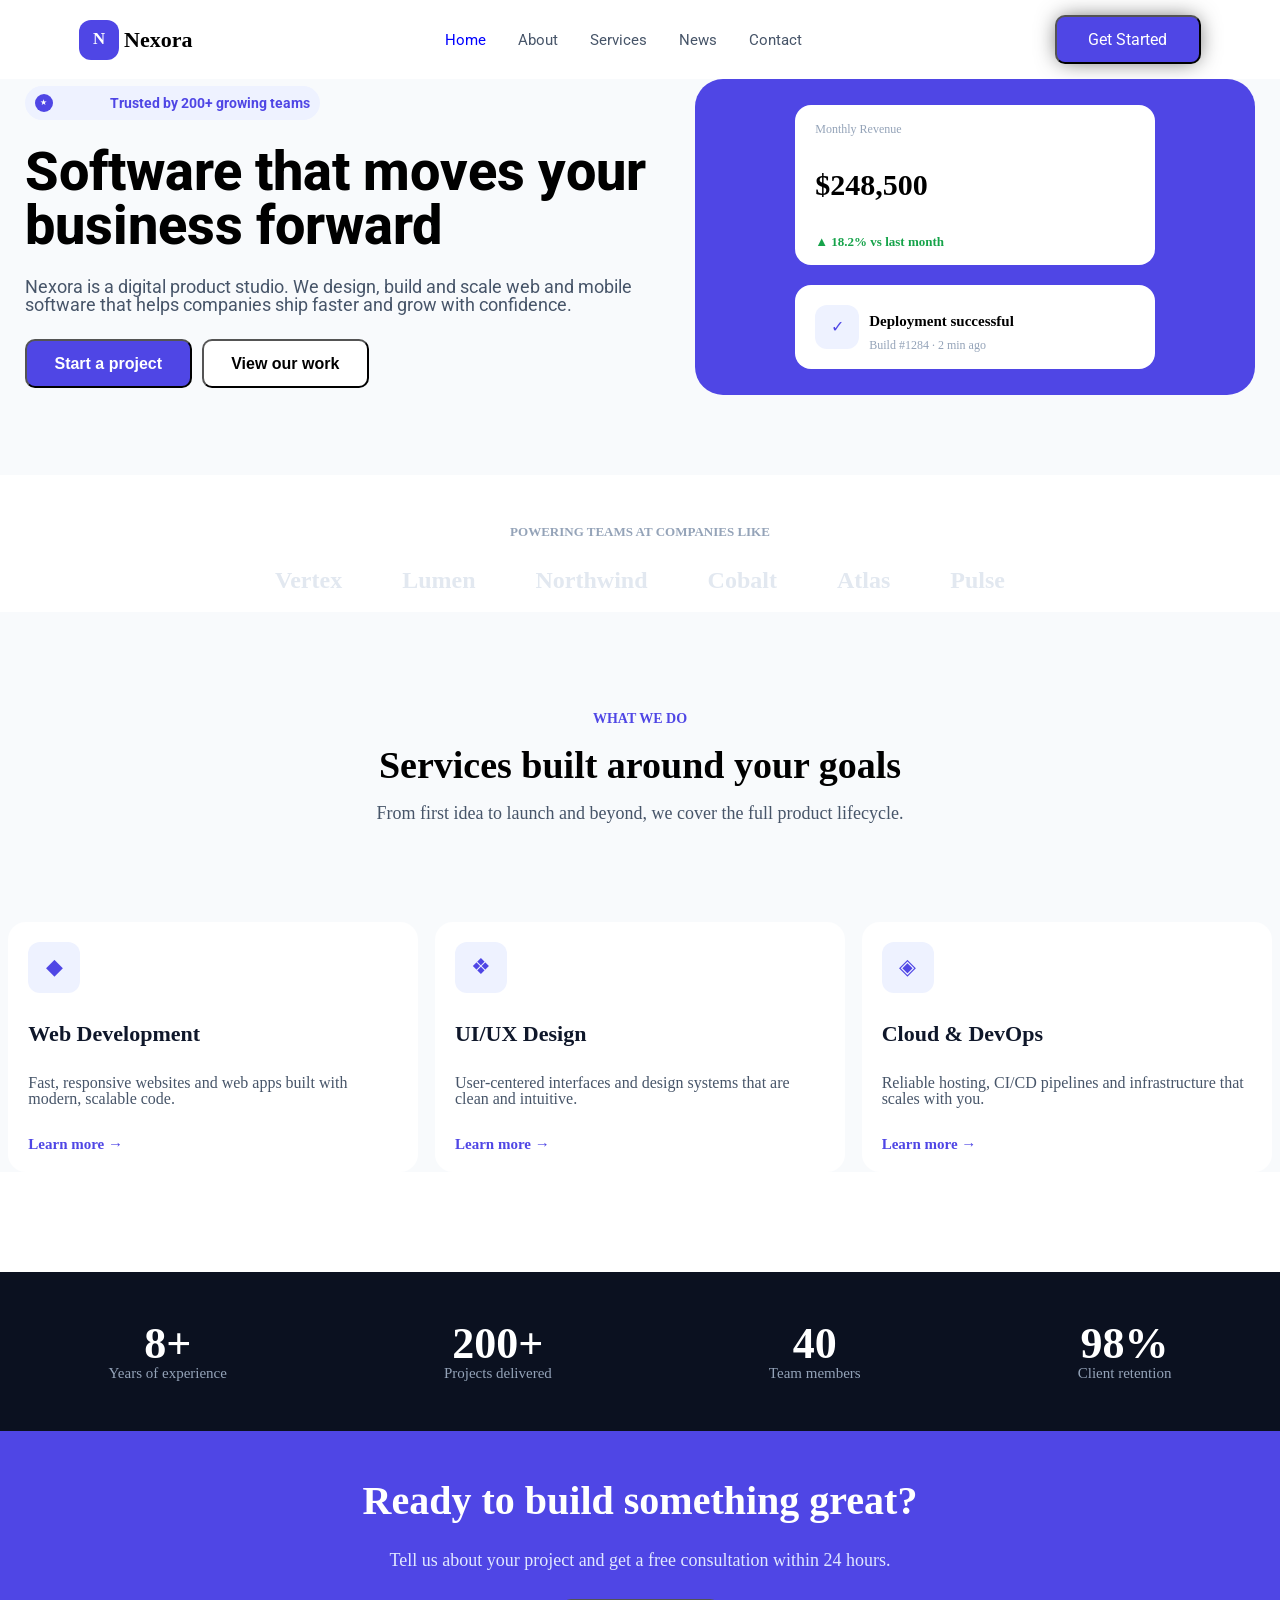
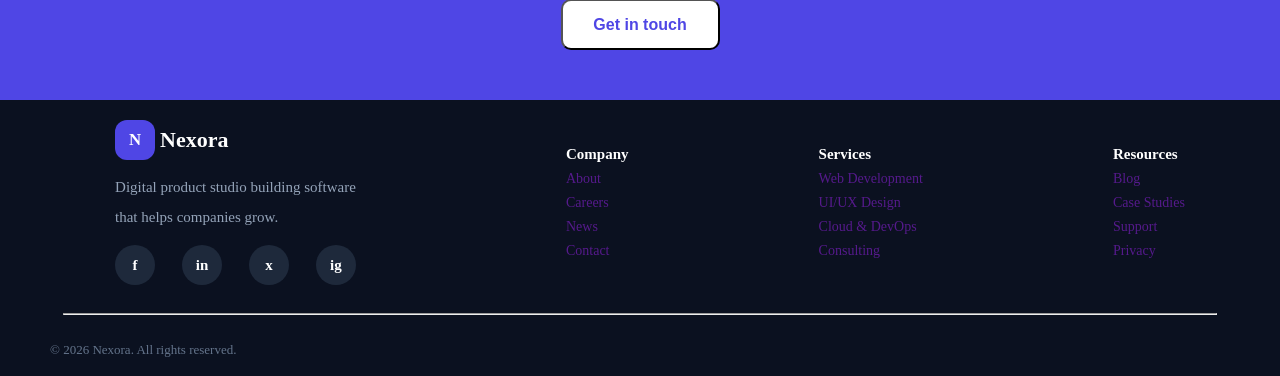
<file: index.html>
<!DOCTYPE html>
<html lang="en">
<head>
    <meta charset="UTF-8">
    <meta name="viewport" content="width=device-width, initial-scale=1.0">
    <title>Document</title>
    <link rel="preconnect" href="https://fonts.googleapis.com">
<link rel="preconnect" href="https://fonts.gstatic.com" crossorigin>
<link href="https://fonts.googleapis.com/css2?family=Inter:ital,opsz,wght@0,14..32,100..900;1,14..32,100..900&family=Roboto:ital,wght@0,100..900;1,100..900&display=swap" rel="stylesheet">
    <link rel="stylesheet" href="css/style.css">
    <link rel="stylesheet" href="https://cdnjs.cloudflare.com/ajax/libs/font-awesome/6.7.2/css/all.min.css">
</head>
<body class="index">
    <header>
        <details>
            <summary>menu</summary>
            <ul>
               <li><a href="#" style="color: blue ;" >Home</a></li>
               <li><a href="pages/about.html">About</a></li>
               <li><a href="pages/services.html">Services</a></li>
               <li><a href="pages/news.html">News</a></li>
               <li><a href="pages/contact.html">Contact</a></li>
            </ul>
        </details>
        
        <div class="h_logo">
            <div class="logo">N</div>
            <div class="l_text">Nexora</div>
        </div>
        <nav>
            <ul>
               <li><a href="#" style="color: blue ;" >Home</a></li>
               <li><a href="pages/about.html">About</a></li>
               <li><a href="pages/services.html">Services</a></li>
               <li><a href="pages/news.html">News</a></li>
               <li><a href="pages/contact.html">Contact</a></li>
            </ul>
        </nav>
        <button> Get Started</button>
    </header>
    <main>
        <section class="sec_1">
            <div class="left">
                <div class="small_text">
                    <div class="logo">★</div>
                    <div><p>Trusted by 200+ growing teams</p></div>
                </div>
                <h1>Software that moves your <br> business forward</h1>
                <p>Nexora is a digital product studio. We design, build and scale
                   web and mobile <br> software that helps companies ship faster and grow with confidence.</p>
                   <div class="btns">
                    <button class="start">Start a project</button>
                    <button class="view">View our work</button>
                   </div>
            </div>
            <div class="right">
                <div class="main">
                    <div class="top">
                        <p class="gray">Monthly Revenue</p>
                        <h3>$248,500</h3>
                        <p class="green">▲ 18.2% vs last month</p>
                    </div>
                    <div class="bottom">
                        <div class="logo">✓</div>
                        <div>
                        <h5>Deployment successful</h5>
                        <p>Build #1284 · 2 min ago</p>
                        </div>
                    </div>
                </div>
            </div>
        </section>
        <section class="sec_2">
            <p>POWERING TEAMS AT COMPANIES LIKE</p>
            <nav>
                <ul>
                    <li><a href="#">Vertex</a></li>
                    <li><a href="#">Lumen</a></li>
                    <li><a href="#">Northwind</a></li>
                    <li><a href="#">Cobalt</a></li>
                    <li><a href="#">Atlas</a></li>
                    <li><a href="#">Pulse</a></li>
                </ul>
            </nav>
        </section>
        <section class="sec_3">
            <div class="text">
                <h5>WHAT WE DO</h5>
                <h3>Services built around your goals</h3>
                <p>From first idea to launch and beyond, we cover the full product lifecycle.</p>
            </div>
            <div class="cards">
                <div class="card">
                    <div class="logo">◆</div>
                    <h4>Web Development</h4>
                    <p>Fast, responsive websites and web apps built
                         with modern, scalable code.</p>
                    <a href="#">Learn more →</a>
                </div>
                <div class="card">
                    <div class="logo">❖</div>
                    <h4>UI/UX Design</h4>
                    <p>User-centered interfaces and design systems 
                         that are clean and intuitive.</p>
                    <a href="#">Learn more →</a>
                </div>
                <div class="card">
                    <div class="logo">◈</div>
                    <h4>Cloud & DevOps</h4>
                    <p>Reliable hosting, CI/CD pipelines and 
                        infrastructure that scales with you.</p>
                    <a href="#">Learn more →</a>
                </div>
            </div>
        </section>
    </main>
            <footer>
            <section class="sec_1">
                <div>
                    <h3>8+</h3>
                    <p>Years of experience</p>
                </div>
                <div>
                    <h3>200+</h3>
                    <p>Projects delivered</p>
                </div>
                <div>
                    <h3>40</h3>
                    <p>Team members</p>
                </div>
                <div>
                    <h3>98%</h3>
                    <p>Client retention</p>
                </div>
            </section>
            <section class="sec_2">
                <h1>Ready to build something great?</h1>
                <p>Tell us about your project and get a free consultation within 24 hours.</p>
                <button>Get in touch</button>
            </section>
            <section class="sec_3">
                <div class="footer_1">
                    <div class="f_logo">
                        <div class="logo">N</div>
                        <div class="text">Nexora</div>
                    </div>
                    <p>Digital product studio building software <br> <br>
                         that helps companies grow.</p>
                    <div class="icons">
                        <div class="icon">f</div>
                        <div class="icon">in</div>
                        <div class="icon">x</div>
                        <div class="icon">ig</div>
                    </div>
                </div>
                <div class="contact">
                    <h4>Company</h4>
                    <ul>
                        <li><a href="">About</a></li>
                        <li><a href="">Careers</a></li>
                        <li><a href="">News</a></li>
                        <li><a href="">Contact</a></li>
                    </ul>
                </div>
                <div class="contact">
                    <h4>Services</h4>
                    <ul>
                        <li><a href="">Web Development</a></li>
                        <li><a href="">UI/UX Design</a></li>
                        <li><a href="">Cloud & DevOps</a></li>
                        <li><a href="">Consulting</a></li>
                    </ul>
                </div>
                <div class="contact">
                    <h4>Resources</h4>
                    <ul>
                        <li><a href="">Blog</a></li>
                        <li><a href="">Case Studies</a></li>
                        <li><a href="">Support</a></li>
                        <li><a href="">Privacy</a></li>
                    </ul>
                </div>
            </section>
            <div>
            <hr>
            <p class="footer_p">© 2026 Nexora. All rights reserved.</p>
            </div>
        </footer>
</body>
</html>
</file>
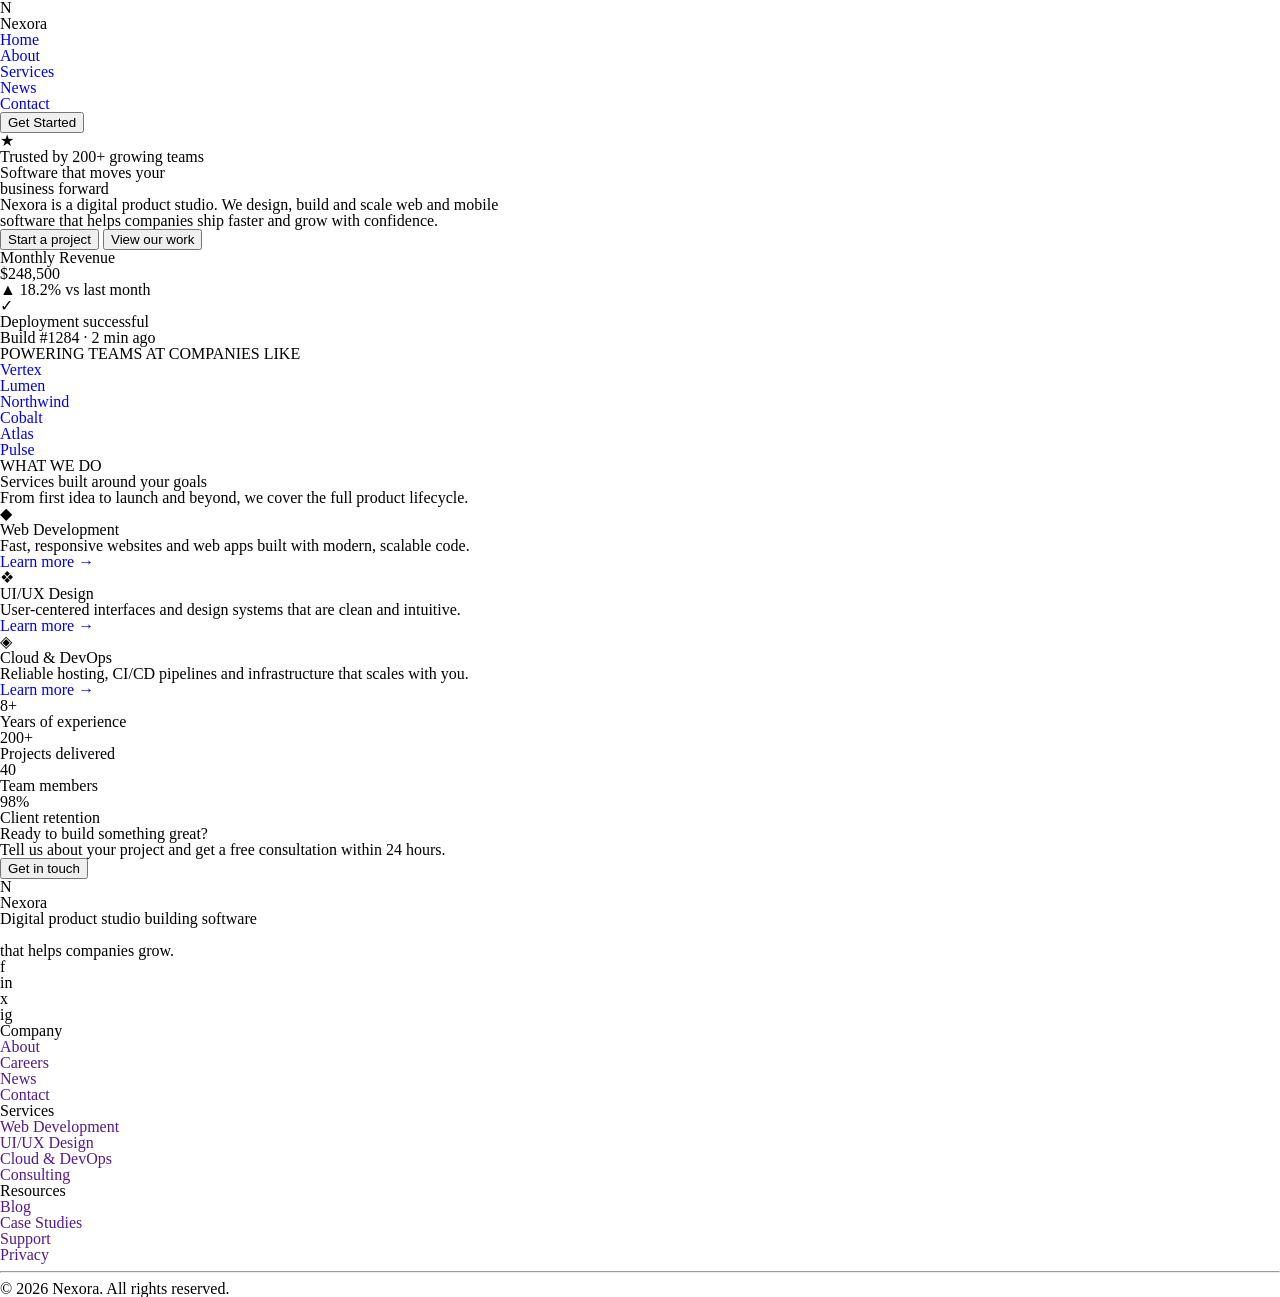
<file: inex.html>
<!DOCTYPE html>
<html lang="en">
<head>
    <meta charset="UTF-8">
    <meta name="viewport" content="width=device-width, initial-scale=1.0">
    <title>Document</title>
    <link rel="preconnect" href="https://fonts.googleapis.com">
<link rel="preconnect" href="https://fonts.gstatic.com" crossorigin>
<link href="https://fonts.googleapis.com/css2?family=Inter:ital,opsz,wght@0,14..32,100..900;1,14..32,100..900&family=Roboto:ital,wght@0,100..900;1,100..900&display=swap" rel="stylesheet">
    <link rel="stylesheet" href="css/style.css">
</head>
<body>
    <header>
        <div class="h_logo">
            <div class="logo">N</div>
            <div class="l_text">Nexora</div>
        </div>
        <nav>
            <ul>
               <li><a href="#">Home</a></li>
               <li><a href="#">About</a></li>
               <li><a href="#">Services</a></li>
               <li><a href="#">News</a></li>
               <li><a href="#">Contact</a></li>
            </ul>
        </nav>
        <button> Get Started</button>
    </header>
    <main>
        <section class="sec_1">
            <div class="left">
                <div class="small_text">
                    <div class="logo">★</div>
                    <div><p>Trusted by 200+ growing teams</p></div>
                </div>
                <h1>Software that moves your <br> business forward</h1>
                <p>Nexora is a digital product studio. We design, build and scale
                   web and mobile <br> software that helps companies ship faster and grow with confidence.</p>
                   <div class="btns">
                    <button class="start">Start a project</button>
                    <button class="view">View our work</button>
                   </div>
            </div>
            <div class="right">
                <div class="main">
                    <div class="top">
                        <p class="gray">Monthly Revenue</p>
                        <h3>$248,500</h3>
                        <p class="green">▲ 18.2% vs last month</p>
                    </div>
                    <div class="bottom">
                        <div class="logo">✓</div>
                        <div>
                        <h5>Deployment successful</h5>
                        <p>Build #1284 · 2 min ago</p>
                        </div>
                    </div>
                </div>
            </div>
        </section>
        <section class="sec_2">
            <p>POWERING TEAMS AT COMPANIES LIKE</p>
            <nav>
                <ul>
                    <li><a href="#">Vertex</a></li>
                    <li><a href="#">Lumen</a></li>
                    <li><a href="#">Northwind</a></li>
                    <li><a href="#">Cobalt</a></li>
                    <li><a href="#">Atlas</a></li>
                    <li><a href="#">Pulse</a></li>
                </ul>
            </nav>
        </section>
        <section class="sec_3">
            <div class="text">
                <h5>WHAT WE DO</h5>
                <h3>Services built around your goals</h3>
                <p>From first idea to launch and beyond, we cover the full product lifecycle.</p>
            </div>
            <div class="cards">
                <div class="card">
                    <div class="logo">◆</div>
                    <h4>Web Development</h4>
                    <p>Fast, responsive websites and web apps built
                         with modern, scalable code.</p>
                    <a href="#">Learn more →</a>
                </div>
                <div class="card">
                    <div class="logo">❖</div>
                    <h4>UI/UX Design</h4>
                    <p>User-centered interfaces and design systems 
                         that are clean and intuitive.</p>
                    <a href="#">Learn more →</a>
                </div>
                <div class="card">
                    <div class="logo">◈</div>
                    <h4>Cloud & DevOps</h4>
                    <p>Reliable hosting, CI/CD pipelines and 
                        infrastructure that scales with you.</p>
                    <a href="#">Learn more →</a>
                </div>
            </div>
        </section>
    </main>
            <footer>
            <section class="sec_1">
                <div>
                    <h3>8+</h3>
                    <p>Years of experience</p>
                </div>
                <div>
                    <h3>200+</h3>
                    <p>Projects delivered</p>
                </div>
                <div>
                    <h3>40</h3>
                    <p>Team members</p>
                </div>
                <div>
                    <h3>98%</h3>
                    <p>Client retention</p>
                </div>
            </section>
            <section class="sec_2">
                <h1>Ready to build something great?</h1>
                <p>Tell us about your project and get a free consultation within 24 hours.</p>
                <button>Get in touch</button>
            </section>
            <section class="sec_3">
                <div class="footer_1">
                    <div class="f_logo">
                        <div class="logo">N</div>
                        <div class="text">Nexora</div>
                    </div>
                    <p>Digital product studio building software <br> <br>
                         that helps companies grow.</p>
                    <div class="icons">
                        <div class="icon">f</div>
                        <div class="icon">in</div>
                        <div class="icon">x</div>
                        <div class="icon">ig</div>
                    </div>
                </div>
                <div class="contact">
                    <h4>Company</h4>
                    <ul>
                        <li><a href="">About</a></li>
                        <li><a href="">Careers</a></li>
                        <li><a href="">News</a></li>
                        <li><a href="">Contact</a></li>
                    </ul>
                </div>
                <div class="contact">
                    <h4>Services</h4>
                    <ul>
                        <li><a href="">Web Development</a></li>
                        <li><a href="">UI/UX Design</a></li>
                        <li><a href="">Cloud & DevOps</a></li>
                        <li><a href="">Consulting</a></li>
                    </ul>
                </div>
                <div class="contact">
                    <h4>Resources</h4>
                    <ul>
                        <li><a href="">Blog</a></li>
                        <li><a href="">Case Studies</a></li>
                        <li><a href="">Support</a></li>
                        <li><a href="">Privacy</a></li>
                    </ul>
                </div>
            </section>
            <div>
            <hr>
            <p>© 2026 Nexora. All rights reserved.</p>
            </div>
        </footer>
</body>
</html>
</file>
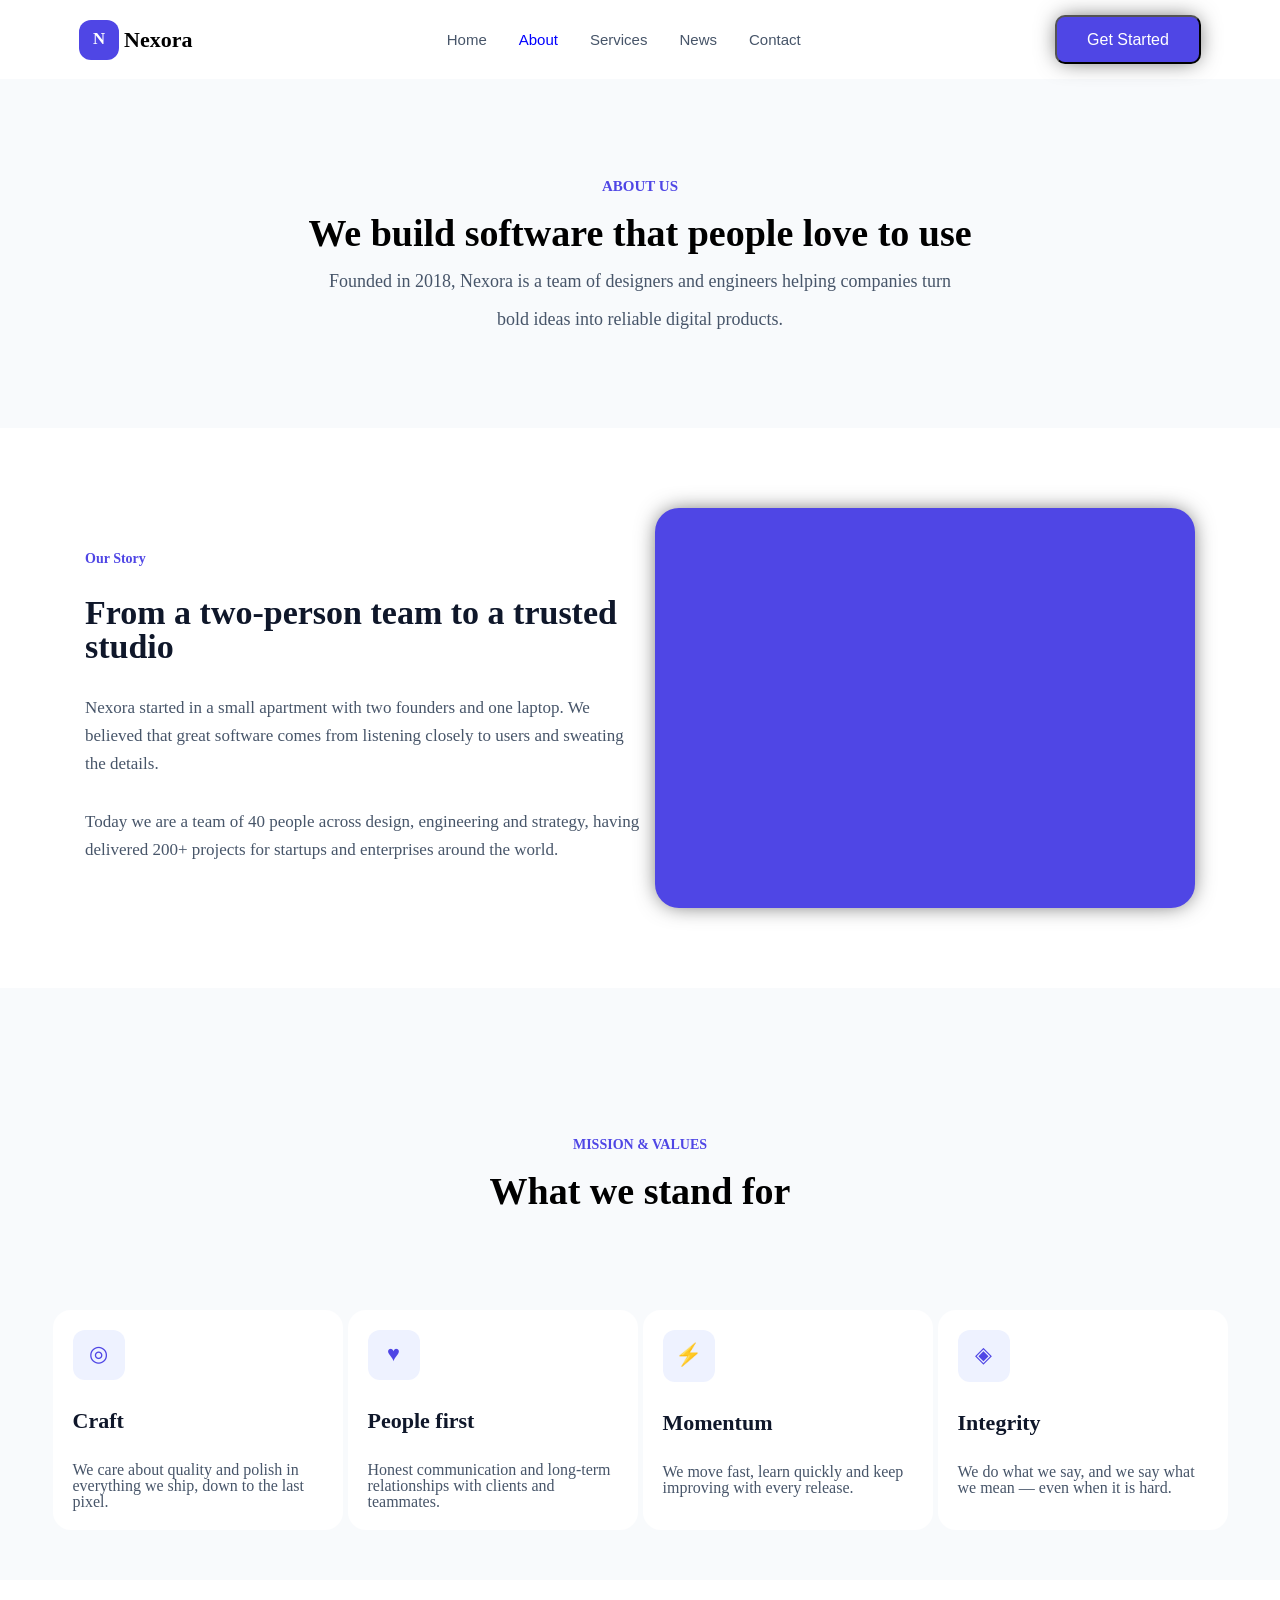
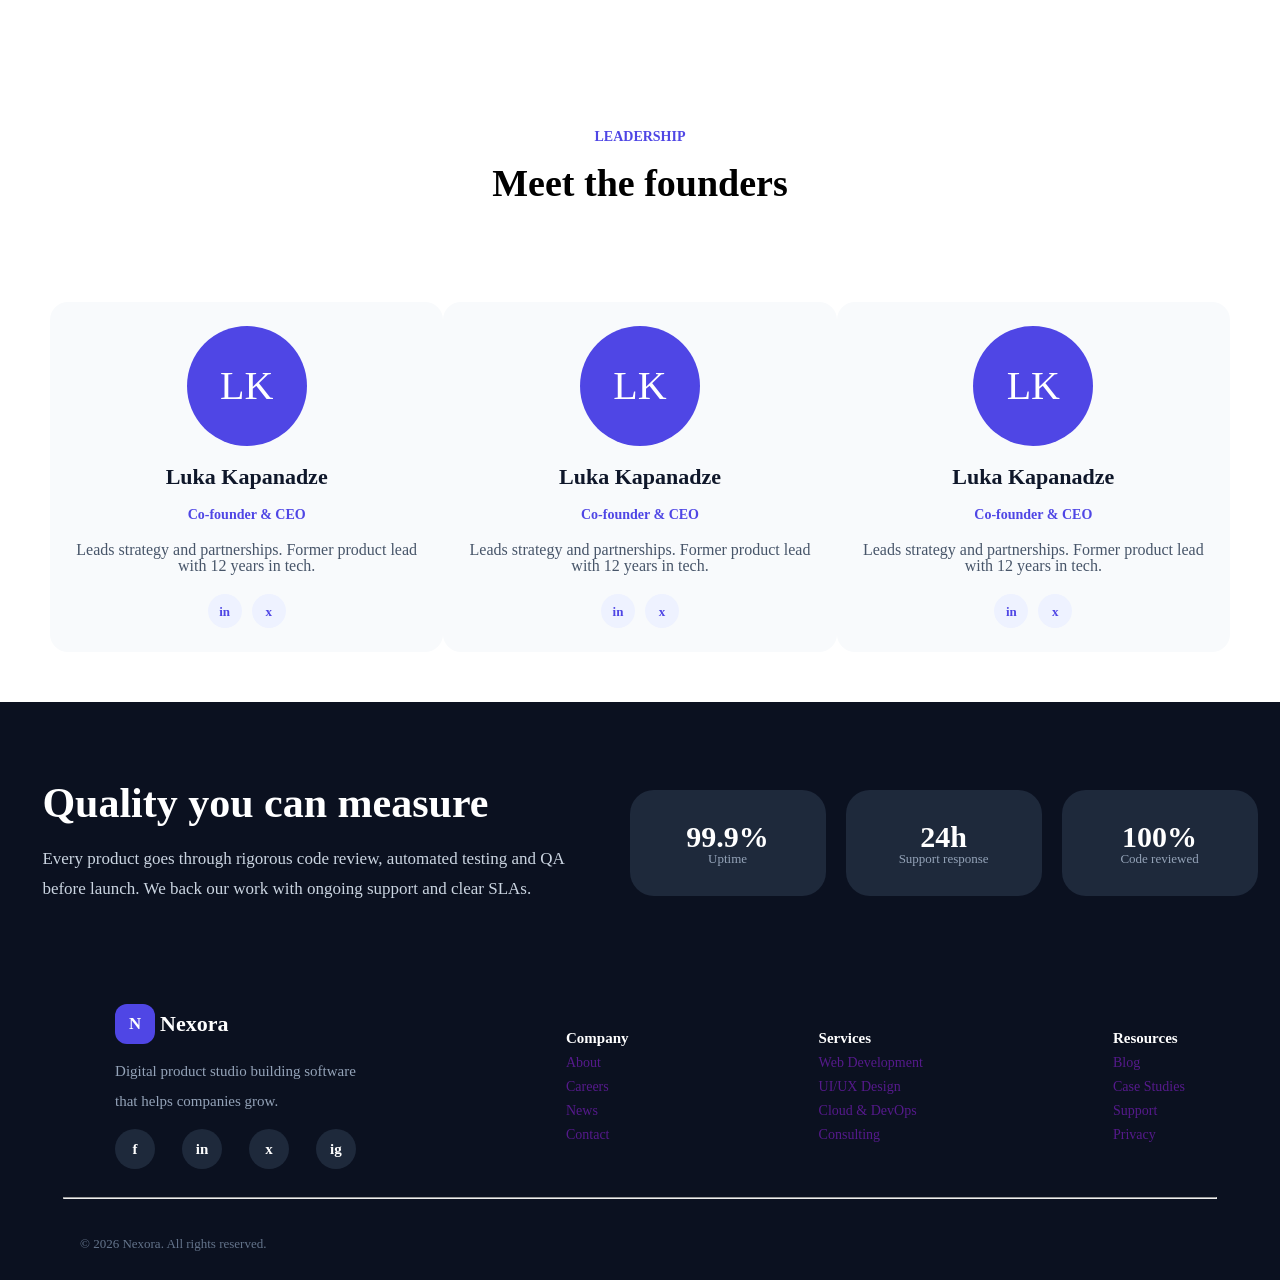
<file: pages/about.html>
<!DOCTYPE html>
<html lang="en">
<head>
    <meta charset="UTF-8">
    <meta name="viewport" content="width=device-width, initial-scale=1.0">
    <title>Document</title>
    <link rel="stylesheet" href="../css/style.css">

</head>
<body class="about">
    <header>
        <details>
            <summary>menu</summary>
            <ul>
               <li><a href="../index.html">Home</a></li>
               <li><a href="#" style="color: blue;">About</a></li>
               <li><a href="services.html">Services</a></li>
               <li><a href="news.html">News</a></li>
               <li><a href="contact.html">Contact</a></li>
            </ul>
        </details>
        <div class="h_logo">
            <div class="logo">N</div>
            <div class="l_text">Nexora</div>
        </div>
        <nav>
            <ul>
               <li><a href="../index.html">Home</a></li>
               <li><a href="#" style="color: blue;">About</a></li>
               <li><a href="services.html">Services</a></li>
               <li><a href="news.html">News</a></li>
               <li><a href="contact.html">Contact</a></li>
            </ul>
        </nav>
        <button> Get Started</button>
    </header>
    <main>
        <section class="sec_1">
            <div class="text">
                <h5>ABOUT US</h5>
                <h1>We build software that people love to use</h1>
                <p>Founded in 2018, Nexora is a team of designers and engineers helping companies turn</p>
                <p>bold ideas into reliable digital products.</p>
            </div>
        </section>
        <section class="sec_2">
            <div class="left">            
                    <h5>Our Story</h5>
                    <h2>From a two-person team to a trusted studio</h2>
                    <p>Nexora started in a small apartment with two founders and one laptop. We believed that great software comes from listening closely to users and sweating the details.</p>
                    <p>Today we are a team of 40 people across design, engineering and strategy, having delivered 200+ projects for startups and enterprises around the world.</p>
            </div>
            <div class="right">
            </div>
        </section>
        <section class="sec_3">
            <div class="text">
                <h5>MISSION & VALUES</h5>
                <h3>What we stand for</h3>
            </div>
            <div class="cards">
                <div class="card">
                    <div class="logo">◎</div>
                    <h4>Craft</h4>
                    <p>We care about quality and polish in
                         everything we ship, down to the last pixel.</p>
                </div>
                <div class="card">
                    <div class="logo">♥</div>
                    <h4>People first</h4>
                    <p>Honest communication and long-term
                         relationships with clients and teammates.</p>
                </div>
                <div class="card">
                    <div class="logo">⚡</div>
                    <h4>Momentum</h4>
                    <p>We move fast, learn quickly and keep
                         improving with every release.</p>
                </div>
                <div class="card">
                    <div class="logo">◈</div>
                    <h4>Integrity</h4>
                    <p>We do what we say, and we say what we mean
                         — even when it is hard.</p>
                </div>                
            </div>
        </section>
        <section class="sec_4">
            <div class="text">
                <h5>LEADERSHIP</h5>
                <h3>Meet the founders</h3>
            </div>
            <div class="cards">
                <div class="card">
                    <div class="logo">LK</div>
                    <h4>Luka Kapanadze</h4>
                    <h6>Co-founder & CEO</h6>
                    <p>Leads strategy and partnerships.
                         Former product lead with 12 years in tech.</p>
                    <div class="icons">
                        <div>in</div>
                        <div>x</div>
                    </div>
                </div>
                <div class="card">
                    <div class="logo">LK</div>
                    <h4>Luka Kapanadze</h4>
                    <h6>Co-founder & CEO</h6>
                    <p>Leads strategy and partnerships.
                         Former product lead with 12 years in tech.</p>
                    <div class="icons">
                        <div>in</div>
                        <div>x</div>
                    </div>
                </div><div class="card">
                    <div class="logo">LK</div>
                    <h4>Luka Kapanadze</h4>
                    <h6>Co-founder & CEO</h6>
                    <p>Leads strategy and partnerships.
                         Former product lead with 12 years in tech.</p>
                    <div class="icons">
                        <div>in</div>
                        <div>x</div>
                    </div>
                </div>
            </div>
        </section>
    </main>
    <footer>
        <section class="sec_1">
            <div class="left">
                <h3>Quality you can measure</h3>
                <p>Every product goes through rigorous code review, automated testing and QA <br>
                     before launch. We back our
                     work with ongoing support and clear SLAs.</p>
            </div>
            <div class="right">
                <div>
                    <h3>99.9%</h3>
                    <p>Uptime</p>
                </div>
                <div>
                    <h3>24h</h3>
                    <p>Support response</p>
                </div><div>
                    <h3>100%</h3>
                    <p>Code reviewed</p>
                </div>
            </div>
        </section>
        <section class="sec_2">
            <div class="footer_1">
                    <div class="f_logo">
                        <div class="logo">N</div>
                        <div class="text">Nexora</div>
                    </div>
                    <p>Digital product studio building software <br> <br>
                         that helps companies grow.</p>
                    <div class="icons">
                        <div class="icon">f</div>
                        <div class="icon">in</div>
                        <div class="icon">x</div>
                        <div class="icon">ig</div>
                    </div>
                </div>
                <div class="contact">
                    <h4>Company</h4>
                    <ul>
                        <li><a href="">About</a></li>
                        <li><a href="">Careers</a></li>
                        <li><a href="">News</a></li>
                        <li><a href="">Contact</a></li>
                    </ul>
                </div>
                <div class="contact">
                    <h4>Services</h4>
                    <ul>
                        <li><a href="">Web Development</a></li>
                        <li><a href="">UI/UX Design</a></li>
                        <li><a href="">Cloud & DevOps</a></li>
                        <li><a href="">Consulting</a></li>
                    </ul>
                </div>
                <div class="contact">
                    <h4>Resources</h4>
                    <ul>
                        <li><a href="">Blog</a></li>
                        <li><a href="">Case Studies</a></li>
                        <li><a href="">Support</a></li>
                        <li><a href="">Privacy</a></li>
                    </ul>
                </div>
            </section>
            <div>
            <hr>
            <p class="footer_p">© 2026 Nexora. All rights reserved.</p>
            </div>
    </footer>
</body>
</html>
</file>
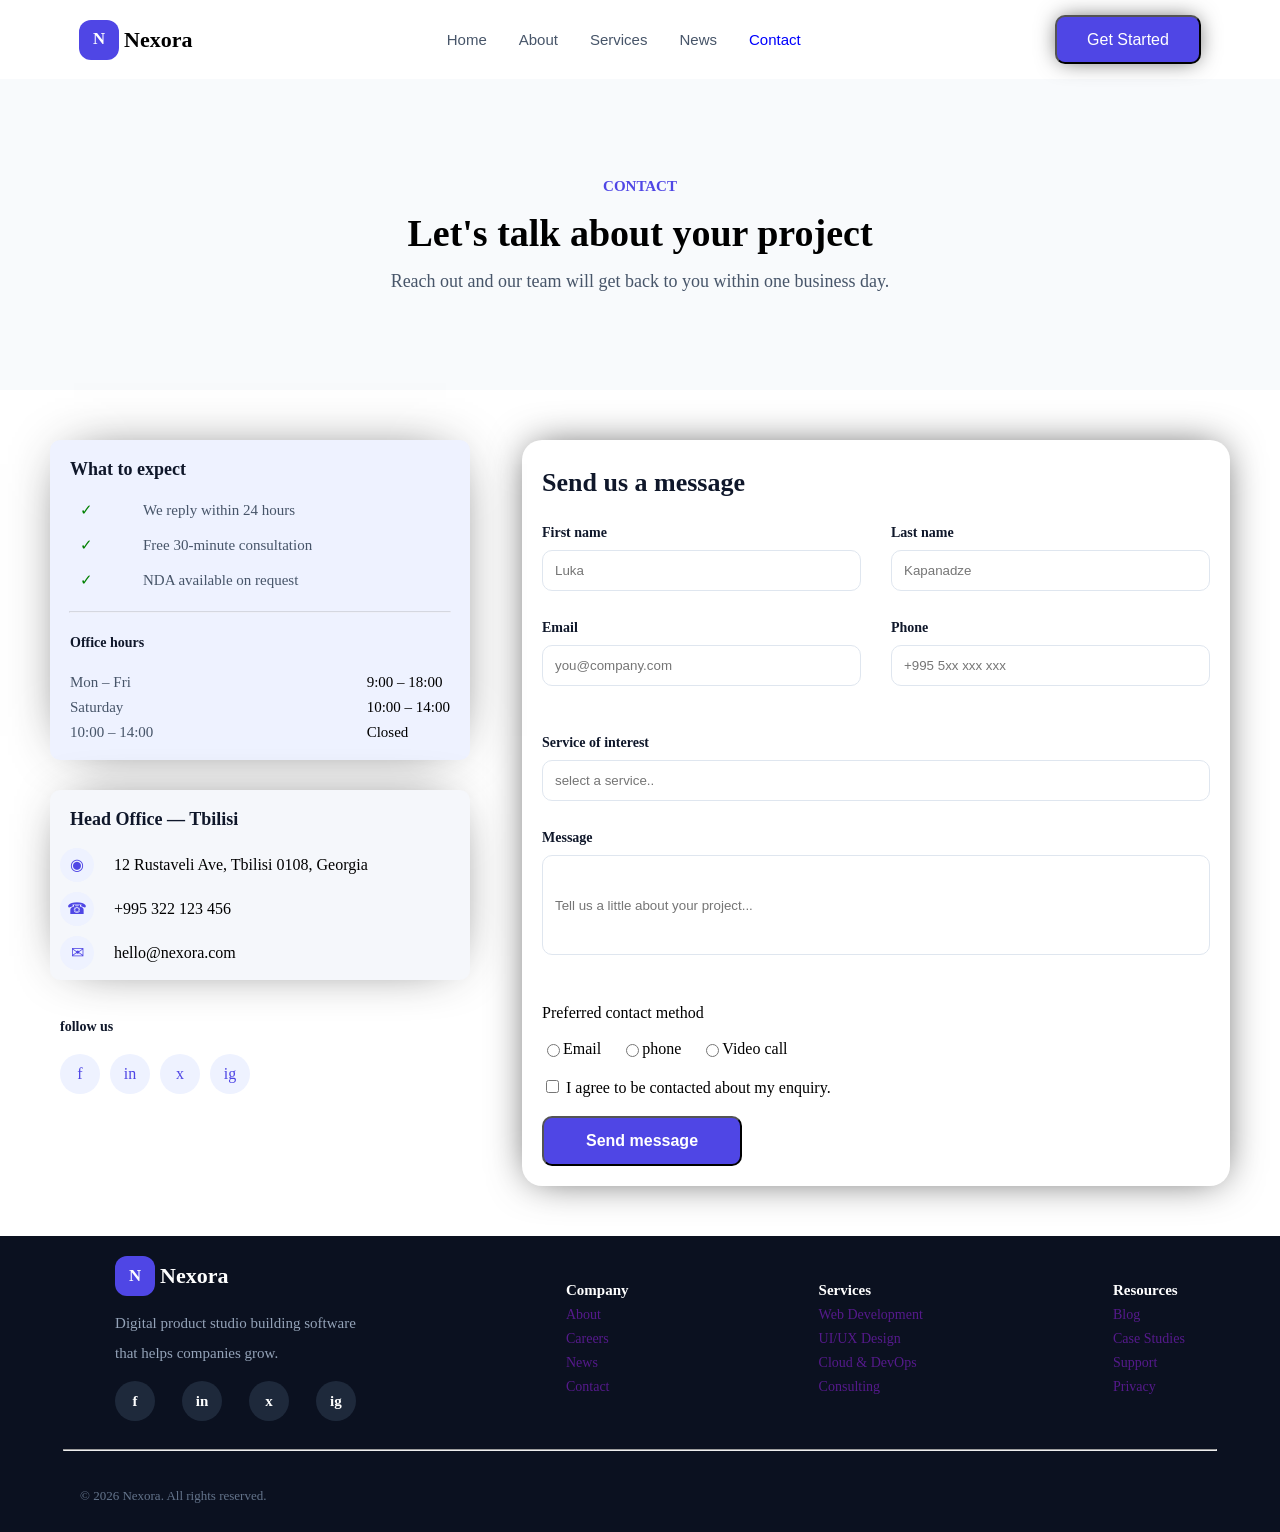
<file: pages/contact.html>
<!DOCTYPE html>
<html lang="en">
<head>
    <meta charset="UTF-8">
    <meta name="viewport" content="width=device-width, initial-scale=1.0">
    <title>Document</title>
    <link rel="stylesheet" href="../css/style.css">
</head>
<body class="contact">
    <header>
        <details>
            <summary>menu</summary>
            <ul>
               <li><a href="../index.html">Home</a></li>
               <li><a href="about.html">About</a></li>
               <li><a href="services.html">Services</a></li>
               <li><a href="news.html">News</a></li>
               <li><a href="#" style="color: blue;">Contact</a></li>
            </ul>
        </details>
        <div class="h_logo">
            <div class="logo">N</div>
            <div class="l_text">Nexora</div>
        </div>
        <nav>
            <ul>
               <li><a href="../index.html">Home</a></li>
               <li><a href="about.html">About</a></li>
               <li><a href="services.html">Services</a></li>
               <li><a href="news.html">News</a></li>
               <li><a href="#" style="color: blue;">Contact</a></li>
            </ul>
        </nav>
        <button> Get Started</button>
    </header>
    <main>
        <section class="sec_1">
            <div class="text">
                <h5>CONTACT</h5>
                <h1>Let's talk about your project</h1>
                <p>Reach out and our team will get back to you within one business day.</p>
            </div>
        </section>
        <section class="sec_2">
            <div class="left">
                <div class="hd">
                    <h3>What to expect</h3>
                    <div class="text">
                        <div>
                            <p class="icon">✓</p><p>We reply within 24 hours</p>
                        </div>
                        <div>
                            <p class="icon">✓</p><p>Free 30-minute consultation</p>
                        </div>
                        <div>
                            <p class="icon">✓</p><p>NDA available on request</p>
                        </div>
                    </div>
                    <hr>
                    <h4>Office hours</h4>
                    <div class="ft_text">
                        <div class="days">
                            <p>Mon – Fri</p><p>Saturday</p><p>10:00 – 14:00</p>
                        </div>
                        <div class="clocks">
                            <p>9:00 – 18:00</p><p>10:00 – 14:00</p><p>Closed</p>
                        </div>
                    </div>
                </div>
                <div class="mid">
                    <h4>Head Office — Tbilisi</h4>
                    <div>
                        <div class="icon">◉</div>
                        <div><p>12 Rustaveli Ave, Tbilisi 0108, Georgia</p></div>
                    </div>
                    <div>
                        <div class="icon">☎</div>
                        <div><p>+995 322 123 456</p></div>
                    </div>
                    <div>
                        <div class="icon">✉</div>
                        <div><p>hello@nexora.com</p></div>
                    </div>
                </div>
                <div class="ft">
                    <p>follow us</p>
                    <div class="icons">
                        <a href="">f</a>
                        <a href="">in</a>
                        <a href="">x</a>
                        <a href="">ig</a>
                    </div>
                </div>
            </div>
            <form action="">
                <h2>Send us a message</h2>
                <div class="inputs">
                    <div>
                        <label for="name">First name</label>
                        <input type="text" name="name" id="name" placeholder="Luka">
                    </div>
                    <div>
                        <label for="l_name">Last name</label>
                        <input type="text" name="l_name" id="l_name" placeholder="Kapanadze">
                    </div>
                    <div>
                        <label for="email">Email</label>
                        <input type="text" name="email" id="email" placeholder="you@company.com">
                    </div>
                    <div>
                        <label for="phone">Phone</label>
                        <input type="tel" name="phome" id="phone" placeholder="+995 5xx xxx xxx">
                    </div>
            </div>
            <div class="full_width">
                <div>
                        <label for="service">Service of interest</label>
                        <input type="text" name="service" id="service" placeholder="select a service..">
                    </div>
                    <div>
                        <label for="message">Message</label>
                        <input type="text" name="message" id="message" placeholder="Tell us a little about your project...">
                    </div>
            </div>
            <div class="form_footer">
                <p>Preferred contact method</p>
                <div>
                <label>
                       <input type="radio" name="contact" value="email">
                             Email
                </label>
                <label>
                       <input type="radio" name="contact" value="email">
                             phone
                </label>
                <label>
                       <input type="radio" name="contact" value="email">
                             Video call
                </label>
                </div>
                <label for="chBox">
                    <input type="checkbox" id="chBox">
                    I agree to be contacted about my enquiry.
                </label>
                <button>Send message</button>
            </div>
            </form>
        </section>
    </main>  
    <footer>
                <section class="sec_1">
            <div class="footer_1">
                    <div class="f_logo">
                        <div class="logo">N</div>
                        <div class="text">Nexora</div>
                    </div>
                    <p>Digital product studio building software <br> <br>
                         that helps companies grow.</p>
                    <div class="icons">
                        <div class="icon">f</div>
                        <div class="icon">in</div>
                        <div class="icon">x</div>
                        <div class="icon">ig</div>
                    </div>
                </div>
                <div class="contact">
                    <h4>Company</h4>
                    <ul>
                        <li><a href="">About</a></li>
                        <li><a href="">Careers</a></li>
                        <li><a href="">News</a></li>
                        <li><a href="">Contact</a></li>
                    </ul>
                </div>
                <div class="contact">
                    <h4>Services</h4>
                    <ul>
                        <li><a href="">Web Development</a></li>
                        <li><a href="">UI/UX Design</a></li>
                        <li><a href="">Cloud & DevOps</a></li>
                        <li><a href="">Consulting</a></li>
                    </ul>
                </div>
                <div class="contact">
                    <h4>Resources</h4>
                    <ul>
                        <li><a href="">Blog</a></li>
                        <li><a href="">Case Studies</a></li>
                        <li><a href="">Support</a></li>
                        <li><a href="">Privacy</a></li>
                    </ul>
                </div>
            </section>
            <div>
            <hr>
            <p class="footer_p">© 2026 Nexora. All rights reserved.</p>
            </div>
    </footer>
</body>
</html>
</file>
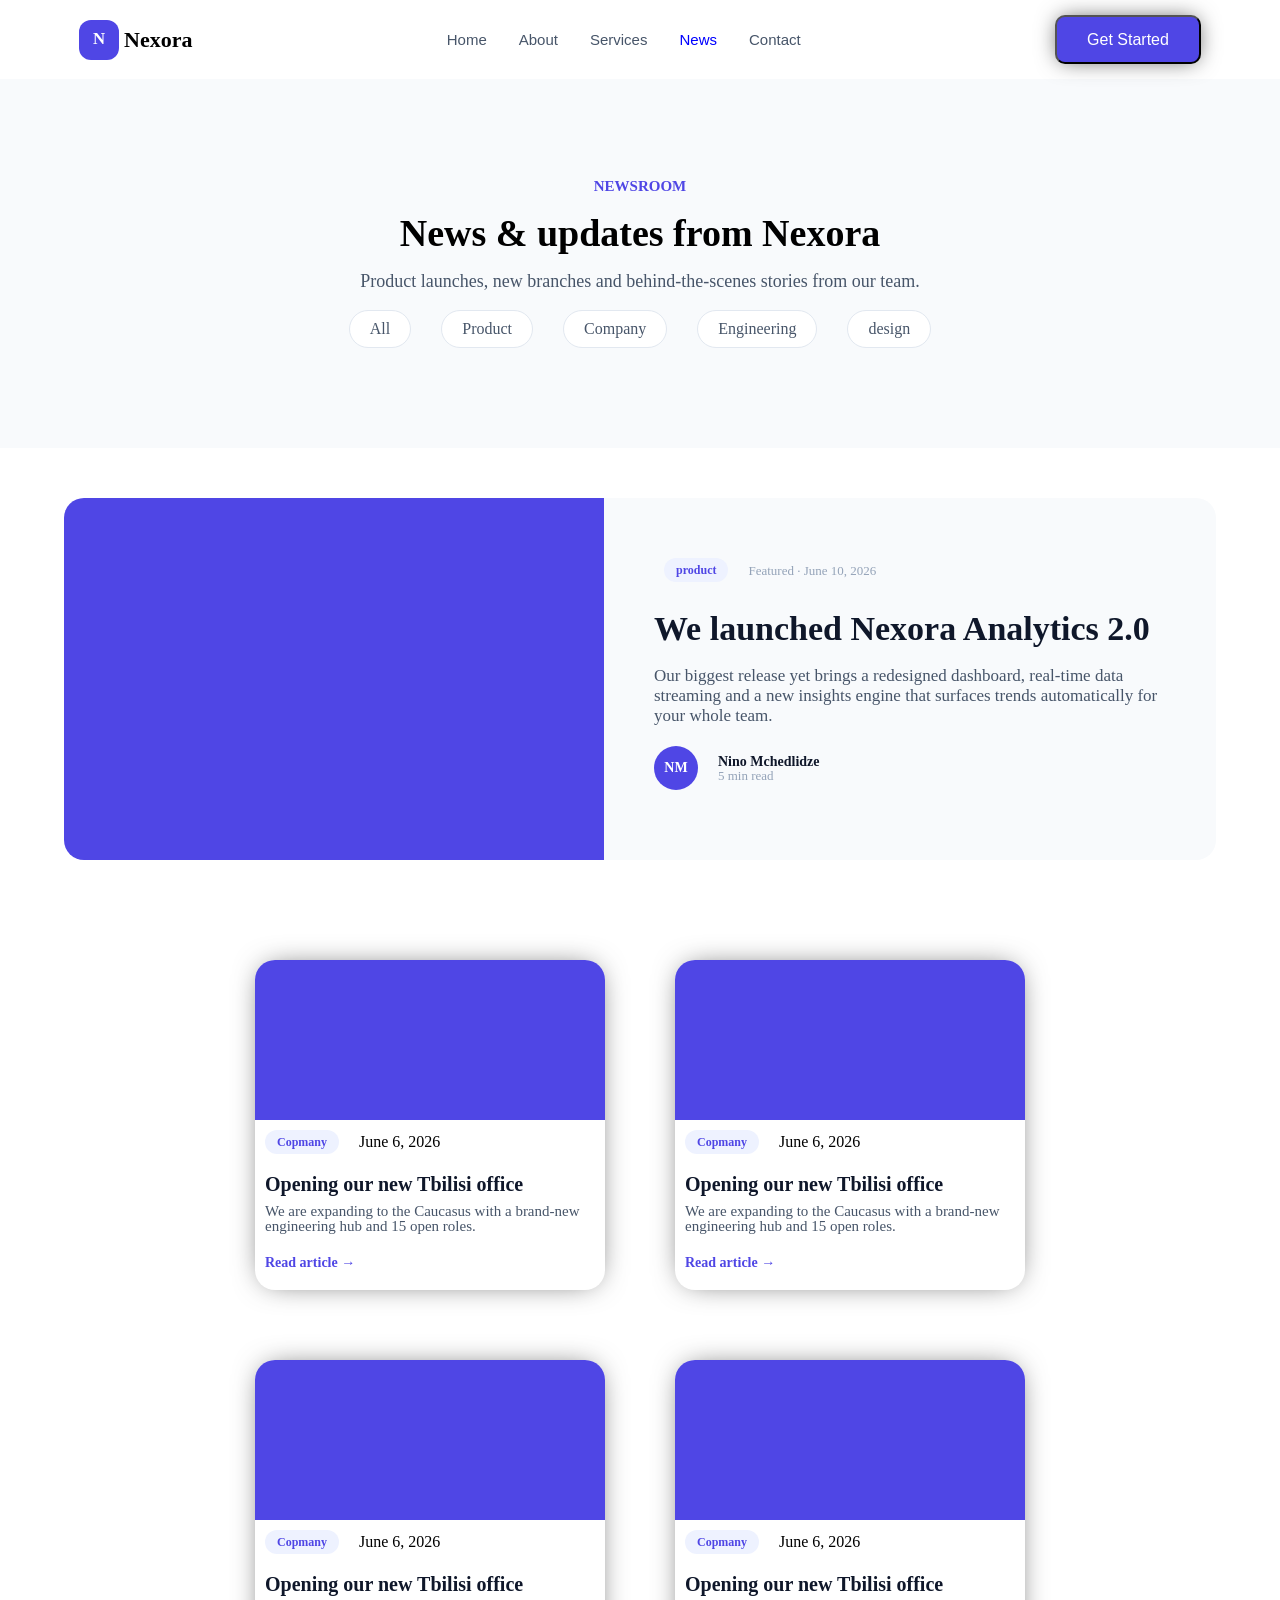
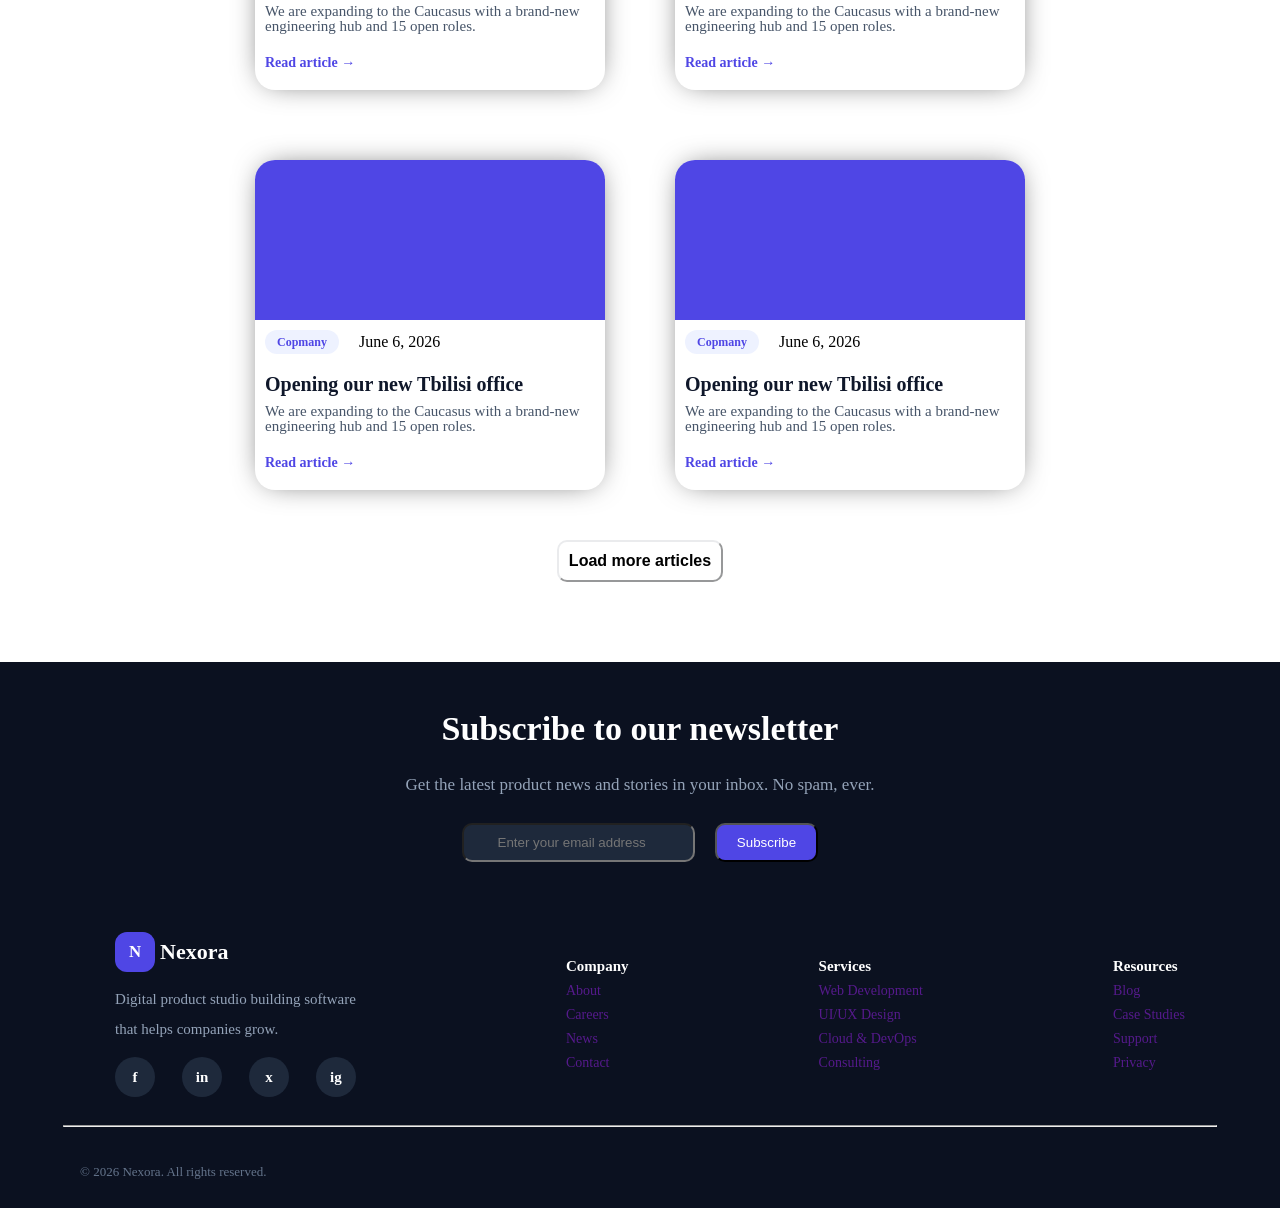
<file: pages/news.html>
<!DOCTYPE html>
<html lang="en">
<head>
    <meta charset="UTF-8">
    <meta name="viewport" content="width=device-width, initial-scale=1.0">
    <title>Document</title>
    <link rel="stylesheet" href="../css/style.css">
</head>
<body class="news">
    <header>
        <details>
            <summary>menu</summary>
            <ul>
               <li><a href="../index.html" >Home</a></li>
               <li><a href="about.html">About</a></li>
               <li><a href="services.html">Services</a></li>
               <li><a href="#" style="color: blue;">News</a></li>
               <li><a href="contact.html">Contact</a></li>
            </ul>
        </details>
        <div class="h_logo">
            <div class="logo">N</div>
            <div class="l_text">Nexora</div>
        </div>
        <nav>
            <ul>
               <li><a href="../index.html" >Home</a></li>
               <li><a href="about.html">About</a></li>
               <li><a href="services.html">Services</a></li>
               <li><a href="#" style="color: blue;">News</a></li>
               <li><a href="contact.html">Contact</a></li>
            </ul>
        </nav>
        <button> Get Started</button>
    </header>
    <main>
        <section class="sec_1">
            <div class="text">
                <h5>NEWSROOM</h5>
                <h1>News & updates from Nexora</h1>
                <p>Product launches, new branches and behind-the-scenes stories from our team.</p>
                <div class="btns">
                    <div><a href="#">All</a></div>
                    <div><a href="#">Product</a></div>
                    <div><a href="#">Company</a></div>
                    <div><a href="#">Engineering</a></div>
                    <div><a href="#">design</a></div>
                </div>
            </div>
        </section>
        <section class="sec_2">
            <div class="main">
                <div class="left">

                </div>
                <div class="right">
                    <div class="hd">
                        <div class="product">
                            <p>product</p>
                        </div>
                        <div class="text">
                            <p>Featured · June 10, 2026</p>
                        </div>
                    </div>
                    <div class="main_text">
                        <h2>We launched Nexora Analytics 2.0</h2>
                        <p>Our biggest release yet brings a redesigned
                            dashboard, real-time data streaming and a new
                            insights engine that surfaces
                            trends automatically for your whole team.</p>
                    </div>
                    <div class="ft">
                        <div class="logo">
                            NM
                        </div>
                        <div class="text">
                            <h5>Nino Mchedlidze</h5>
                            <p>5 min read</p>
                        </div>
                    </div>
                </div>
            </div>
        </section>
        <section class="sec_3">
            <div class="cards">
                <div class="card">
                    <div class="img">
                    </div>
                    <div class="ft">
                        <div class="hd">
                            <h5>Copmany</h5>
                            <p>June 6, 2026</p>
                        </div>
                        <div class="text">
                            <h4>Opening our new Tbilisi office</h4>
                            <p>We are expanding to the Caucasus with a
                                brand-new engineering hub and 15 open roles.</p>
                        </div>
                        <a href="#">Read article →</a>
                    </div>
                </div>
                <div class="card">
                    <div class="img">
                    </div>
                    <div class="ft">
                        <div class="hd">
                            <h5>Copmany</h5>
                            <p>June 6, 2026</p>
                        </div>
                        <div class="text">
                            <h4>Opening our new Tbilisi office</h4>
                            <p>We are expanding to the Caucasus with a
                                brand-new engineering hub and 15 open roles.</p>
                        </div>
                        <a href="#">Read article →</a>
                    </div>
                </div>
                <div class="card">
                    <div class="img">
                    </div>
                    <div class="ft">
                        <div class="hd">
                            <h5>Copmany</h5>
                            <p>June 6, 2026</p>
                        </div>
                        <div class="text">
                            <h4>Opening our new Tbilisi office</h4>
                            <p>We are expanding to the Caucasus with a
                                brand-new engineering hub and 15 open roles.</p>
                        </div>
                        <a href="#">Read article →</a>
                    </div>
                </div>
                <div class="card">
                    <div class="img">
                    </div>
                    <div class="ft">
                        <div class="hd">
                            <h5>Copmany</h5>
                            <p>June 6, 2026</p>
                        </div>
                        <div class="text">
                            <h4>Opening our new Tbilisi office</h4>
                            <p>We are expanding to the Caucasus with a
                                brand-new engineering hub and 15 open roles.</p>
                        </div>
                        <a href="#">Read article →</a>
                    </div>
                </div>
                <div class="card">
                    <div class="img">
                    </div>
                    <div class="ft">
                        <div class="hd">
                            <h5>Copmany</h5>
                            <p>June 6, 2026</p>
                        </div>
                        <div class="text">
                            <h4>Opening our new Tbilisi office</h4>
                            <p>We are expanding to the Caucasus with a
                                brand-new engineering hub and 15 open roles.</p>
                        </div>
                        <a href="#">Read article →</a>
                    </div>
                </div>
                <div class="card">
                    <div class="img">
                    </div>
                    <div class="ft">
                        <div class="hd">
                            <h5>Copmany</h5>
                            <p>June 6, 2026</p>
                        </div>
                        <div class="text">
                            <h4>Opening our new Tbilisi office</h4>
                            <p>We are expanding to the Caucasus with a
                                brand-new engineering hub and 15 open roles.</p>
                        </div>
                        <a href="#">Read article →</a>
                    </div>
                </div>
            </div>
            <button>Load more articles</button>
        </section>
    </main>  
    <footer>
        <section class="sec_1">
            <h2>Subscribe to our newsletter</h2>
            <p>Get the latest product news and stories in your inbox. No spam, ever.</p>
            <form action="">
                <input id="email" type="text" placeholder=" Enter your email address">
                <button id="Bemail">Subscribe</button>
            </form>
        </section>
        <section class="sec_2">
            <div class="footer_1">
                    <div class="f_logo">
                        <div class="logo">N</div>
                        <div class="text">Nexora</div>
                    </div>
                    <p>Digital product studio building software <br> <br>
                         that helps companies grow.</p>
                    <div class="icons">
                        <div class="icon">f</div>
                        <div class="icon">in</div>
                        <div class="icon">x</div>
                        <div class="icon">ig</div>
                    </div>
                </div>
                <div class="contact">
                    <h4>Company</h4>
                    <ul>
                        <li><a href="">About</a></li>
                        <li><a href="">Careers</a></li>
                        <li><a href="">News</a></li>
                        <li><a href="">Contact</a></li>
                    </ul>
                </div>
                <div class="contact">
                    <h4>Services</h4>
                    <ul>
                        <li><a href="">Web Development</a></li>
                        <li><a href="">UI/UX Design</a></li>
                        <li><a href="">Cloud & DevOps</a></li>
                        <li><a href="">Consulting</a></li>
                    </ul>
                </div>
                <div class="contact">
                    <h4>Resources</h4>
                    <ul>
                        <li><a href="">Blog</a></li>
                        <li><a href="">Case Studies</a></li>
                        <li><a href="">Support</a></li>
                        <li><a href="">Privacy</a></li>
                    </ul>
                </div>
            </section>
            <div>
            <hr>
            <p class="footer_p">© 2026 Nexora. All rights reserved.</p>
            </div>
    </footer>
</body>
</html>
</file>
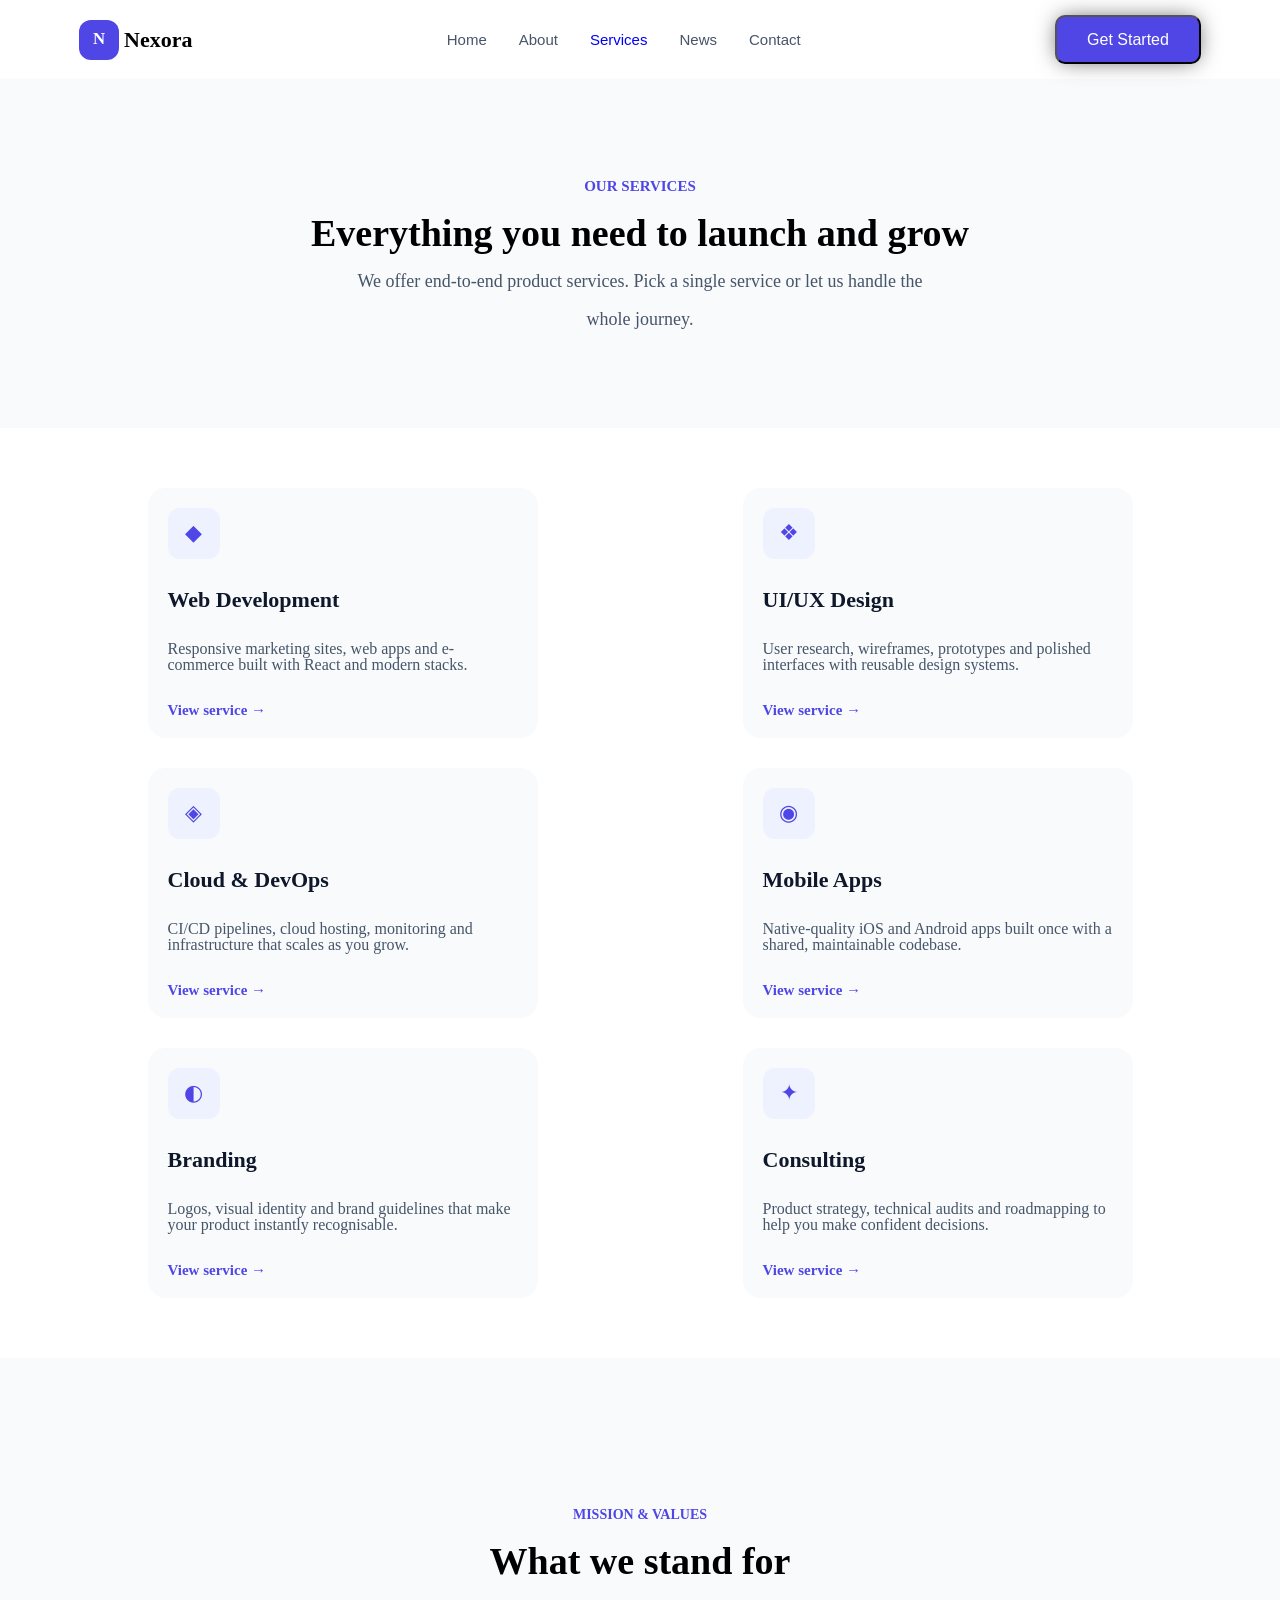
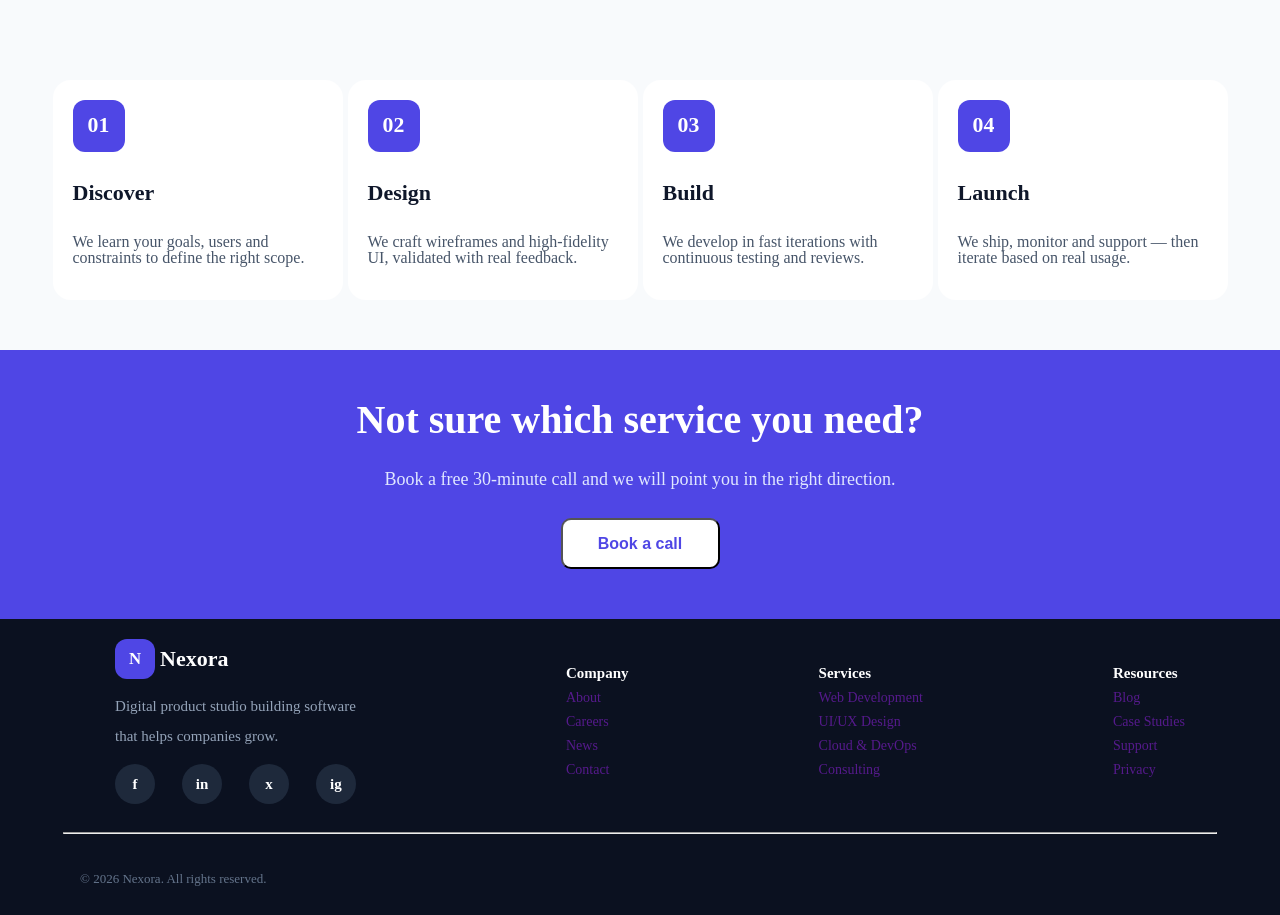
<file: pages/services.html>
<!DOCTYPE html>
<html lang="en">
<head>
    <meta charset="UTF-8">
    <meta name="viewport" content="width=device-width, initial-scale=1.0">
    <title>Document</title>
    <link rel="stylesheet" href="../css/style.css">
</head>
<body class="services">
    <header>
                <details>
            <summary>menu</summary>
            <ul>
               <li><a href="../index.html">Home</a></li>
               <li><a href="about.html">About</a></li>
               <li><a href="#" style="color: blue ;">Services</a></li>
               <li><a href="news.html">News</a></li>
               <li><a href="contact.html">Contact</a></li>
            </ul>
        </details>
        <div class="h_logo">
            <div class="logo">N</div>
            <div class="l_text">Nexora</div>
        </div>
        <nav>
            <ul>
               <li><a href="../index.html">Home</a></li>
               <li><a href="about.html">About</a></li>
               <li><a href="#" style="color: blue ;">Services</a></li>
               <li><a href="news.html">News</a></li>
               <li><a href="contact.html">Contact</a></li>
            </ul>
        </nav>
        <button> Get Started</button>
    </header>
    <main>
        <section class="sec_1">
            <div class="text">
                <h5>OUR SERVICES</h5>
                <h1>Everything you need to launch and grow</h1>
                <p>We offer end-to-end product services. Pick a single service or let us handle the</p>
                <p> whole journey.</p>
            </div>
        </section>
        <section class="sec_2">
            <div class="cards">
                <div class="card">
                    <div class="logo">◆</div>
                    <h4>Web Development</h4>
                    <p>Responsive marketing sites, web apps and e-commerce
                         built with React and modern stacks.</p>
                    <a href="#">View service →</a>
                </div>
                <div class="card">
                    <div class="logo">❖</div>
                    <h4>UI/UX Design</h4>
                    <p>User research, wireframes, prototypes and polished
                         interfaces with reusable design systems.</p>
                    <a href="#">View service →</a>
                </div>
                <div class="card">
                    <div class="logo">◈</div>
                    <h4>Cloud & DevOps</h4>
                    <p>CI/CD pipelines, cloud hosting, monitoring and
                         infrastructure that scales as you grow.</p>
                    <a href="#">View service →</a>
                </div>
                <div class="card">
                    <div class="logo">◉</div>
                    <h4>Mobile Apps</h4>
                    <p>Native-quality iOS and Android apps built
                         once with a shared, maintainable codebase.</p>
                    <a href="#">View service →</a>
                </div>
                <div class="card">
                    <div class="logo">◐</div>
                    <h4>Branding</h4>
                    <p>Logos, visual identity and brand guidelines that
                         make your product instantly recognisable.</p>
                    <a href="#">View service →</a>
                </div>
                <div class="card">
                    <div class="logo">✦</div>
                    <h4>Consulting</h4>
                    <p>Product strategy, technical audits and roadmapping
                         to help you make confident decisions.</p>
                    <a href="#">View service →</a>
                </div>
            </div>
        </section>
        <section class="sec_3">
            <div class="text">
                <h5>MISSION & VALUES</h5>
                <h3>What we stand for</h3>
            </div>
            <div class="cards">
                <div class="card">
                    <div class="logo">01</div>
                    <h4>Discover</h4>
                    <p>We learn your goals, users
                         and constraints to define the right scope.</p>
                </div>
                <div class="card">
                    <div class="logo">02</div>
                    <h4>Design</h4>
                    <p>We craft wireframes and high-fidelity UI,
                         validated with real feedback.</p>
                </div>
                <div class="card">
                    <div class="logo">03</div>
                    <h4>Build</h4>
                    <p>We develop in fast iterations 
                        with continuous testing and reviews.</p>
                </div>
                <div class="card">
                    <div class="logo">04</div>
                    <h4>Launch</h4>
                    <p>We ship, monitor and support 
                        — then iterate based on real usage.</p>
                </div>                
            </div>
        </section>
    </main>
    <footer>
        <section class="sec_1">
            <h1>Not sure which service you need?</h1>
            <p>Book a free 30-minute call and we will point you in the right direction.</p>
            <button>Book a call</button>
        </section>
        <section class="sec_2">
            <div class="footer_1">
                    <div class="f_logo">
                        <div class="logo">N</div>
                        <div class="text">Nexora</div>
                    </div>
                    <p>Digital product studio building software <br> <br>
                         that helps companies grow.</p>
                    <div class="icons">
                        <div class="icon">f</div>
                        <div class="icon">in</div>
                        <div class="icon">x</div>
                        <div class="icon">ig</div>
                    </div>
                </div>
                <div class="contact">
                    <h4>Company</h4>
                    <ul>
                        <li><a href="">About</a></li>
                        <li><a href="">Careers</a></li>
                        <li><a href="">News</a></li>
                        <li><a href="">Contact</a></li>
                    </ul>
                </div>
                <div class="contact">
                    <h4>Services</h4>
                    <ul>
                        <li><a href="">Web Development</a></li>
                        <li><a href="">UI/UX Design</a></li>
                        <li><a href="">Cloud & DevOps</a></li>
                        <li><a href="">Consulting</a></li>
                    </ul>
                </div>
                <div class="contact">
                    <h4>Resources</h4>
                    <ul>
                        <li><a href="">Blog</a></li>
                        <li><a href="">Case Studies</a></li>
                        <li><a href="">Support</a></li>
                        <li><a href="">Privacy</a></li>
                    </ul>
                </div>
            </section>
            <div>
            <hr>
            <p class="footer_p">© 2026 Nexora. All rights reserved.</p>
            </div>
    </footer>
</body>
</html>
</file>
<file: css/style.css>
/*
* Prefixed by https://autoprefixer.github.io
* PostCSS: v8.5.15,
* Autoprefixer: v10.5.0
* Browsers: last 4 version
*/
/* http://meyerweb.com/eric/tools/css/reset/ 
   v2.0 | 20110126
   License: none (public domain)
*/
html, body, div, span, applet, object, iframe,
h1, h2, h3, h4, h5, h6, p, blockquote, pre,
a, abbr, acronym, address, big, cite, code,
del, dfn, em, img, ins, kbd, q, s, samp,
small, strike, strong, sub, sup, tt, var,
b, u, i, center,
dl, dt, dd, ol, ul, li,
fieldset, form, label, legend,
table, caption, tbody, tfoot, thead, tr, th, td,
article, aside, canvas, details, embed,
figure, figcaption, footer, header, hgroup,
menu, nav, output, ruby, section, summary,
time, mark, audio, video {
  margin: 0;
  padding: 0;
  border: 0;
  font-size: 100%;
  font: inherit;
  vertical-align: baseline;
}

/* HTML5 display-role reset for older browsers */
article, aside, details, figcaption, figure,
footer, header, hgroup, menu, nav, section {
  display: block;
}

body {
  line-height: 1;
}

ol, ul {
  list-style: none;
}

blockquote, q {
  quotes: none;
}

blockquote:before, blockquote:after,
q:before, q:after {
  content: "";
  content: none;
}

table {
  border-collapse: collapse;
  border-spacing: 0;
}

a {
  text-decoration: none;
}

/*
* Prefixed by https://autoprefixer.github.io
* PostCSS: v8.5.15,
* Autoprefixer: v10.5.0
* Browsers: last 4 version
*/
/*
* Prefixed by https://autoprefixer.github.io
* PostCSS: v8.5.15,
* Autoprefixer: v10.5.0
* Browsers: last 4 version
*/
/*
* Prefixed by https://autoprefixer.github.io
* PostCSS: v8.5.15,
* Autoprefixer: v10.5.0
* Browsers: last 4 version
*/
body.contact header div.h_logo div.logo, body.contact main section.sec_2 div.left div.mid div div.icon, body.contact main section.sec_2 div.left div.ft div.icons a, body.contact footer section.sec_1 div.footer_1 .f_logo div.logo, body.contact footer section.sec_1 div.footer_1 div.icons div.icon, body.news header div.h_logo div.logo, body.news main section.sec_2 div.main div.right div.ft div.logo, body.news footer section.sec_2 div.footer_1 .f_logo div.logo, body.news footer section.sec_2 div.footer_1 div.icons div.icon, body.services header div.h_logo div.logo, body.services main section.sec_3 div.cards div.card div.logo, body.services footer section.sec_2 div.footer_1 .f_logo div.logo, body.services footer section.sec_2 div.footer_1 div.icons div.icon, body.about header div.h_logo div.logo, body.about main section.sec_4 div.cards div.card .icons div, body.about footer section.sec_1 div.right div, body.about footer section.sec_2 div.footer_1 .f_logo div.logo, body.about footer section.sec_2 div.footer_1 div.icons div.icon, body.index header div.h_logo div.logo, body.index main section.sec_1 div.left div.small_text div.logo, body.index main section.sec_1 div.right div.bottom div.logo, body.index footer section.sec_3 div.footer_1 .f_logo div.logo, body.index footer section.sec_3 div.footer_1 div.icons div.icon {
  display: flex;
  justify-content: center;
  align-items: center;
}

body.index {
  margin: 0 auto;
}
body.index header {
  margin: 0 auto;
  box-sizing: border-box;
  max-width: 1400px;
  width: 90%;
  display: flex;
  justify-content: space-between;
  align-items: center;
  padding: 15px;
}
body.index header details {
  display: none;
}
body.index header div.h_logo {
  display: flex;
  align-items: center;
  font-size: 22px;
  font-weight: 800;
  gap: 5px;
  cursor: pointer;
}
body.index header div.h_logo div.logo {
  height: 40px;
  width: 40px;
  background-color: #4F46E5;
  border-radius: 12px;
  color: white;
  font-size: 16.8px;
  font-weight: 700;
}
body.index header nav ul {
  display: flex;
  gap: 32px;
}
body.index header nav ul a {
  font-family: "Roboto", sans-serif;
  font-size: 15px;
  color: #475569;
}
body.index header nav ul a:hover {
  color: #4F46E5;
  font-size: 16px;
}
body.index header button {
  width: 146px;
  height: 49px;
  background-color: #4F46E5;
  color: white;
  border-radius: 10px;
  font-family: "Roboto", sans-serif;
  font-size: 16px;
  cursor: pointer;
  box-shadow: 0px 0px 22px -4px rgba(0, 0, 0, 0.69);
  -webkit-box-shadow: 0px 0px 22px -4px rgba(0, 0, 0, 0.69);
  -moz-box-shadow: 0px 0px 22px -4px rgba(0, 0, 0, 0.69);
}
body.index header button:hover {
  color: rgb(13, 13, 119);
}
body.index main {
  background-color: #F8FAFC;
}
body.index main section.sec_1 {
  display: flex;
  justify-content: space-around;
  align-items: center;
}
body.index main section.sec_1 div.left {
  display: flex;
  flex-direction: column;
  gap: 25px;
}
body.index main section.sec_1 div.left div.small_text {
  height: 34px;
  width: 275px;
  background-color: #EEF2FF;
  border-radius: 100px;
  display: flex;
  align-items: center;
  justify-content: space-between;
  padding: 0px 10px;
}
body.index main section.sec_1 div.left div.small_text p {
  color: #4F46E5;
  font-size: 14px;
  font-weight: 700;
}
body.index main section.sec_1 div.left div.small_text div.logo {
  height: 18px;
  width: 18px;
  background-color: #4F46E5;
  border-radius: 50%;
  font-size: 7.56px;
  color: white;
}
body.index main section.sec_1 div.left h1 {
  font-size: 54px;
  font-family: "Roboto", sans-serif;
  font-weight: 800;
}
body.index main section.sec_1 div.left p {
  font-family: "Roboto", sans-serif;
  color: #475569;
  font-size: 18px;
  font-weight: 400;
}
body.index main section.sec_1 div.left div.btns {
  display: flex;
  align-items: center;
  gap: 10px;
}
body.index main section.sec_1 div.left div.btns .start {
  height: 49px;
  width: 167px;
  border-radius: 10px;
  font-size: 16px;
  font-weight: 600;
  color: white;
  background-color: #4F46E5;
}
body.index main section.sec_1 div.left div.btns .start:hover {
  box-shadow: 0px 0px 22px -4px rgba(0, 0, 0, 0.69);
  -webkit-box-shadow: 0px 0px 22px -4px rgba(0, 0, 0, 0.69);
  -moz-box-shadow: 0px 0px 22px -4px rgba(0, 0, 0, 0.69);
}
body.index main section.sec_1 div.left div.btns .view {
  height: 49px;
  width: 167px;
  border-radius: 10px;
  font-size: 16px;
  font-weight: 600;
  background-color: white;
  color: black;
}
body.index main section.sec_1 div.left div.btns .view:hover {
  box-shadow: 0px 0px 22px -4px rgba(0, 0, 0, 0.69);
  -webkit-box-shadow: 0px 0px 22px -4px rgba(0, 0, 0, 0.69);
  -moz-box-shadow: 0px 0px 22px -4px rgba(0, 0, 0, 0.69);
}
body.index main section.sec_1 div.right {
  height: 316px;
  width: 560px;
  background-color: #4F46E5;
  border-radius: 28px;
  display: flex;
  flex-direction: column;
  justify-content: center;
  align-items: center;
}
body.index main section.sec_1 div.right div.top {
  height: 160px;
  width: 340px;
  background-color: white;
  border-radius: 16px;
  margin-bottom: 20px;
  display: flex;
  flex-direction: column;
  justify-content: space-around;
  padding-left: 20px;
}
body.index main section.sec_1 div.right div.top p.gray {
  font-size: 12px;
  color: #94A3B8;
  font-weight: 400;
}
body.index main section.sec_1 div.right div.top h3 {
  font-size: 30px;
  font-weight: 800;
}
body.index main section.sec_1 div.right div.top p.green {
  font-size: 13px;
  font-weight: 600;
  color: #16A34A;
}
body.index main section.sec_1 div.right div.bottom {
  height: 84px;
  width: 340px;
  background-color: white;
  border-radius: 16px;
  padding-left: 20px;
  display: flex;
  align-items: center;
  gap: 10px;
}
body.index main section.sec_1 div.right div.bottom div.logo {
  height: 44px;
  width: 44px;
  border-radius: 12px;
  background-color: #EEF2FF;
  color: #4F46E5;
}
body.index main section.sec_1 div.right div h5 {
  font-size: 15px;
  font-weight: 600;
  padding: 10px 0px;
}
body.index main section.sec_1 div.right div p {
  font-size: 12px;
  color: #94A3B8;
  font-weight: 400;
}
body.index main section.sec_2 {
  margin-top: 80px;
  padding: 20px;
  background-color: white;
  display: flex;
  flex-direction: column;
  justify-content: center;
  align-items: center;
}
body.index main section.sec_2 p {
  font-size: 13px;
  font-weight: 700;
  color: #94A3B8;
  padding: 30px;
}
body.index main section.sec_2 nav ul {
  display: flex;
  justify-content: center;
  align-items: center;
  gap: 60px;
}
body.index main section.sec_2 nav ul a {
  font-size: 24px;
  font-weight: 700;
  color: #E2E8F0;
}
body.index main section.sec_2 nav ul a:hover {
  color: #7a7f8c;
}
body.index main section.sec_3 div.text {
  display: flex;
  flex-direction: column;
  justify-content: center;
  align-items: center;
  gap: 20px;
  padding: 100px;
}
body.index main section.sec_3 div.text h5 {
  font-size: 14px;
  font-weight: 700;
  color: #4F46E5;
}
body.index main section.sec_3 div.text h3 {
  font-size: 38px;
  font-weight: 800;
  color: black;
}
body.index main section.sec_3 div.text p {
  font-size: 18px;
  font-weight: 400;
  color: #475569;
}
body.index main section.sec_3 div.cards {
  display: flex;
  justify-content: space-around;
  align-items: center;
}
body.index main section.sec_3 div.cards div.card {
  background-color: white;
  height: 210px;
  width: 370px;
  display: flex;
  flex-direction: column;
  border-radius: 18px;
  padding: 20px;
  gap: 30px;
  cursor: pointer;
}
body.index main section.sec_3 div.cards div.card:hover {
  height: 211px;
  width: 371px;
  box-shadow: 0px 0px 22px -4px rgba(0, 0, 0, 0.69);
  -webkit-box-shadow: 0px 0px 22px -4px rgba(0, 0, 0, 0.69);
  -moz-box-shadow: 0px 0px 22px -4px rgba(0, 0, 0, 0.69);
}
body.index main section.sec_3 div.cards div.card div.logo {
  background-color: #EEF2FF;
  width: 52px;
  height: 52px;
  border-radius: 12px;
  color: #4F46E5;
  font-size: 21.8px;
  display: flex;
  justify-content: center;
  align-items: center;
}
body.index main section.sec_3 div.cards div.card h4 {
  font-size: 22px;
  font-weight: 700;
  color: #0F172A;
}
body.index main section.sec_3 div.cards div.card p {
  font-size: 16px;
  font-weight: 400;
  color: #475569;
}
body.index main section.sec_3 div.cards div.card a {
  font-size: 15px;
  font-weight: 600;
  color: #4F46E5;
}
body.index footer {
  margin-top: 100px;
  background-color: #0B1120;
}
body.index footer section.sec_1 {
  display: flex;
  justify-content: space-around;
  align-items: center;
  background-color: #0B1120;
}
body.index footer section.sec_1 div {
  display: flex;
  flex-direction: column;
  justify-content: center;
  align-items: center;
  padding: 50px;
}
body.index footer section.sec_1 div h3 {
  font-size: 44px;
  font-weight: 800;
  color: #FFFFFF;
}
body.index footer section.sec_1 div p {
  font-size: 15px;
  font-weight: 400;
  color: #94A3B8;
}
body.index footer section.sec_2 {
  background-color: #4F46E5;
  display: flex;
  flex-direction: column;
  justify-content: center;
  align-items: center;
  padding: 50px;
  gap: 30px;
}
body.index footer section.sec_2 h1 {
  font-size: 40px;
  font-weight: 800;
  color: white;
}
body.index footer section.sec_2 p {
  font-size: 18px;
  font-weight: 400;
  color: #E0E7FF;
}
body.index footer section.sec_2 button {
  height: 51px;
  width: 159px;
  border-radius: 10px;
  background-color: white;
  color: #4F46E5;
  font-size: 16px;
  font-weight: 700;
  cursor: pointer;
}
body.index footer section.sec_2 button:hover {
  box-shadow: 0px 0px 22px -4px rgba(0, 0, 0, 0.69);
  -webkit-box-shadow: 0px 0px 22px -4px rgba(0, 0, 0, 0.69);
  -moz-box-shadow: 0px 0px 22px -4px rgba(0, 0, 0, 0.69);
}
body.index footer section.sec_3 {
  display: flex;
  justify-content: space-around;
  align-items: center;
  background-color: #0B1120;
}
body.index footer section.sec_3 div.footer_1 {
  display: flex;
  flex-direction: column;
  padding: 20px;
  gap: 20px;
}
body.index footer section.sec_3 div.footer_1 .f_logo {
  display: flex;
  align-items: center;
  font-size: 22px;
  font-weight: 800;
  gap: 5px;
  cursor: pointer;
}
body.index footer section.sec_3 div.footer_1 .f_logo div.logo {
  height: 40px;
  width: 40px;
  background-color: #4F46E5;
  border-radius: 12px;
  color: white;
  font-size: 16.8px;
  font-weight: 700;
}
body.index footer section.sec_3 div.footer_1 .f_logo .text {
  font-size: 22px;
  font-weight: 800;
  color: white;
}
body.index footer section.sec_3 div.footer_1 p {
  font-size: 15px;
  font-weight: 400;
  color: #94A3B8;
}
body.index footer section.sec_3 div.footer_1 div.icons {
  display: flex;
  justify-content: space-between;
  cursor: pointer;
}
body.index footer section.sec_3 div.footer_1 div.icons div.icon {
  height: 40px;
  width: 40px;
  border-radius: 50%;
  background-color: #1E293B;
  color: white;
  font-size: 15px;
  font-weight: 700;
}
body.index footer section.sec_3 div.contact h4 {
  font-size: 15px;
  font-weight: 700;
  color: white;
  margin-bottom: 10px;
}
body.index footer section.sec_3 div.contact ul {
  display: flex;
  flex-direction: column;
  justify-content: center;
  gap: 10px;
}
body.index footer section.sec_3 div.contact ul li {
  font-size: 14px;
  font-weight: 400;
  color: #94A3B8;
}
body.index footer section.sec_3 div.contact ul li a:hover {
  color: #4F46E5;
}
body.index footer div hr {
  width: 90%;
  background-color: #1E293B;
}
body.index footer div p.footer_p {
  font-size: 13px;
  font-weight: 400;
  color: #64748B;
  padding: 20px 50px;
}

/*
* Prefixed by https://autoprefixer.github.io
* PostCSS: v8.5.15,
* Autoprefixer: v10.5.0
* Browsers: last 4 version
*/
body.about {
  margin: 0 auto;
}
body.about header {
  margin: 0 auto;
  box-sizing: border-box;
  max-width: 1400px;
  width: 90%;
  display: flex;
  justify-content: space-between;
  align-items: center;
  padding: 15px;
}
body.about header details {
  display: none;
}
body.about header div.h_logo {
  display: flex;
  align-items: center;
  font-size: 22px;
  font-weight: 800;
  gap: 5px;
  cursor: pointer;
}
body.about header div.h_logo div.logo {
  height: 40px;
  width: 40px;
  background-color: #4F46E5;
  border-radius: 12px;
  color: white;
  font-size: 16.8px;
  font-weight: 700;
}
body.about header nav ul {
  display: flex;
  gap: 32px;
}
body.about header nav ul a {
  font-family: "Roboto", sans-serif;
  font-size: 15px;
  color: #475569;
}
body.about header nav ul a:hover {
  color: #4F46E5;
  font-size: 16px;
}
body.about header button {
  width: 146px;
  height: 49px;
  background-color: #4F46E5;
  color: white;
  border-radius: 10px;
  font-family: "Roboto", sans-serif;
  font-size: 16px;
  cursor: pointer;
  box-shadow: 0px 0px 22px -4px rgba(0, 0, 0, 0.69);
  -webkit-box-shadow: 0px 0px 22px -4px rgba(0, 0, 0, 0.69);
  -moz-box-shadow: 0px 0px 22px -4px rgba(0, 0, 0, 0.69);
}
body.about header button:hover {
  color: rgb(13, 13, 119);
}
body.about main {
  background-color: #F8FAFC;
}
body.about main section.sec_1 div.text {
  display: flex;
  flex-direction: column;
  justify-content: center;
  align-items: center;
  gap: 20px;
  padding: 100px;
}
body.about main section.sec_1 div.text h5 {
  font-size: 15px;
  font-weight: 700;
  color: #4F46E5;
}
body.about main section.sec_1 div.text h1 {
  font-size: 38px;
  font-weight: 800;
  color: black;
}
body.about main section.sec_1 div.text p {
  font-size: 18px;
  font-weight: 400;
  color: #475569;
}
body.about main section.sec_2 {
  background-color: white;
  display: flex;
  justify-content: space-around;
  align-items: center;
  padding: 80px;
}
body.about main section.sec_2 div.left {
  display: flex;
  flex-direction: column;
  justify-content: center;
  width: 50%;
  gap: 30px;
}
body.about main section.sec_2 div.left h5 {
  font-size: 14px;
  font-weight: 700;
  color: #4F46E5;
}
body.about main section.sec_2 div.left h2 {
  font-size: 34px;
  font-weight: 800;
  color: #0F172A;
}
body.about main section.sec_2 div.left p {
  font-size: 17px;
  font-weight: 400;
  color: #475569;
  line-height: 28px;
}
body.about main section.sec_2 div.right {
  height: 400px;
  width: 540px;
  border-radius: 24px;
  background-color: #4F46E5;
  box-shadow: 0px 0px 22px -4px rgba(0, 0, 0, 0.69);
  -webkit-box-shadow: 0px 0px 22px -4px rgba(0, 0, 0, 0.69);
  -moz-box-shadow: 0px 0px 22px -4px rgba(0, 0, 0, 0.69);
}
body.about main section.sec_3 {
  padding: 50px;
}
body.about main section.sec_3 div.text {
  display: flex;
  flex-direction: column;
  justify-content: center;
  align-items: center;
  gap: 20px;
  padding: 100px;
}
body.about main section.sec_3 div.text h5 {
  font-size: 14px;
  font-weight: 700;
  color: #4F46E5;
}
body.about main section.sec_3 div.text h3 {
  font-size: 38px;
  font-weight: 800;
  color: black;
}
body.about main section.sec_3 div.text p {
  font-size: 18px;
  font-weight: 400;
  color: #475569;
}
body.about main section.sec_3 div.cards {
  display: flex;
  justify-content: space-around;
  align-items: center;
}
body.about main section.sec_3 div.cards div.card {
  background-color: white;
  height: 180px;
  width: 250px;
  display: flex;
  flex-direction: column;
  border-radius: 18px;
  padding: 20px;
  gap: 30px;
  cursor: pointer;
}
body.about main section.sec_3 div.cards div.card:hover {
  height: 181px;
  width: 251px;
  box-shadow: 0px 0px 22px -4px rgba(0, 0, 0, 0.69);
  -webkit-box-shadow: 0px 0px 22px -4px rgba(0, 0, 0, 0.69);
  -moz-box-shadow: 0px 0px 22px -4px rgba(0, 0, 0, 0.69);
}
body.about main section.sec_3 div.cards div.card div.logo {
  background-color: #EEF2FF;
  width: 52px;
  height: 52px;
  border-radius: 12px;
  color: #4F46E5;
  font-size: 21.8px;
  display: flex;
  justify-content: center;
  align-items: center;
}
body.about main section.sec_3 div.cards div.card h4 {
  font-size: 22px;
  font-weight: 700;
  color: #0F172A;
}
body.about main section.sec_3 div.cards div.card p {
  font-size: 16px;
  font-weight: 400;
  color: #475569;
}
body.about main section.sec_3 div.cards div.card a {
  font-size: 15px;
  font-weight: 600;
  color: #4F46E5;
}
body.about main section.sec_4 {
  padding: 50px;
  background-color: white;
}
body.about main section.sec_4 div.text {
  display: flex;
  flex-direction: column;
  justify-content: center;
  align-items: center;
  gap: 20px;
  padding: 100px;
}
body.about main section.sec_4 div.text h5 {
  font-size: 14px;
  font-weight: 700;
  color: #4F46E5;
}
body.about main section.sec_4 div.text h3 {
  font-size: 38px;
  font-weight: 800;
  color: black;
}
body.about main section.sec_4 div.cards {
  display: flex;
  justify-content: space-around;
  align-items: center;
}
body.about main section.sec_4 div.cards div.card {
  background-color: #F8FAFC;
  height: 310px;
  width: 370px;
  display: flex;
  justify-content: center;
  align-items: center;
  flex-direction: column;
  border-radius: 18px;
  padding: 20px;
  gap: 20px;
  text-align: center;
  cursor: pointer;
}
body.about main section.sec_4 div.cards div.card:hover {
  height: 311px;
  width: 371px;
  box-shadow: 0px 0px 22px -4px rgba(0, 0, 0, 0.69);
  -webkit-box-shadow: 0px 0px 22px -4px rgba(0, 0, 0, 0.69);
  -moz-box-shadow: 0px 0px 22px -4px rgba(0, 0, 0, 0.69);
}
body.about main section.sec_4 div.cards div.card div.logo {
  background-color: #4F46E5;
  width: 120px;
  height: 120px;
  border-radius: 50%;
  color: white;
  font-size: 40px;
  display: flex;
  justify-content: center;
  align-items: center;
}
body.about main section.sec_4 div.cards div.card h4 {
  font-size: 22px;
  font-weight: 700;
  color: #0F172A;
}
body.about main section.sec_4 div.cards div.card h6 {
  font-size: 14px;
  font-weight: 600;
  color: #4F46E5;
}
body.about main section.sec_4 div.cards div.card p {
  font-size: 16px;
  font-weight: 400;
  color: #475569;
}
body.about main section.sec_4 div.cards div.card .icons {
  display: flex;
  gap: 10px;
}
body.about main section.sec_4 div.cards div.card .icons div {
  width: 34px;
  height: 34px;
  border-radius: 50%;
  background-color: #EEF2FF;
  color: #4F46E5;
  font-size: 13px;
  font-weight: 700;
}
body.about footer {
  background-color: #0B1120;
}
body.about footer section.sec_1 {
  display: flex;
  justify-content: space-around;
  align-items: center;
}
body.about footer section.sec_1 div.left {
  display: flex;
  flex-direction: column;
  justify-content: center;
  gap: 20px;
  padding: 80px 20px;
}
body.about footer section.sec_1 div.left h3 {
  font-size: 42px;
  font-weight: 800;
  color: white;
}
body.about footer section.sec_1 div.left p {
  font-size: 17px;
  font-weight: 400;
  color: #CBD5E1;
  line-height: 30px;
}
body.about footer section.sec_1 div.right {
  display: flex;
  justify-content: space-between;
  align-items: center;
  gap: 20px;
}
body.about footer section.sec_1 div.right div {
  height: 106px;
  width: 196px;
  background-color: #1E293B;
  border-radius: 24px;
  flex-direction: column;
}
body.about footer section.sec_1 div.right div h3 {
  font-size: 30px;
  font-weight: 800;
  color: white;
}
body.about footer section.sec_1 div.right div p {
  font-size: 13px;
  font-weight: 400;
  color: #94A3B8;
}
body.about footer section.sec_2 {
  display: flex;
  justify-content: space-around;
  align-items: center;
  background-color: #0B1120;
}
body.about footer section.sec_2 div.footer_1 {
  display: flex;
  flex-direction: column;
  padding: 20px;
  gap: 20px;
}
body.about footer section.sec_2 div.footer_1 .f_logo {
  display: flex;
  align-items: center;
  font-size: 22px;
  font-weight: 800;
  gap: 5px;
  cursor: pointer;
}
body.about footer section.sec_2 div.footer_1 .f_logo div.logo {
  height: 40px;
  width: 40px;
  background-color: #4F46E5;
  border-radius: 12px;
  color: white;
  font-size: 16.8px;
  font-weight: 700;
}
body.about footer section.sec_2 div.footer_1 .f_logo .text {
  font-size: 22px;
  font-weight: 800;
  color: white;
}
body.about footer section.sec_2 div.footer_1 p {
  font-size: 15px;
  font-weight: 400;
  color: #94A3B8;
}
body.about footer section.sec_2 div.footer_1 div.icons {
  display: flex;
  justify-content: space-between;
}
body.about footer section.sec_2 div.footer_1 div.icons div.icon {
  height: 40px;
  width: 40px;
  border-radius: 50%;
  background-color: #1E293B;
  color: white;
  font-size: 15px;
  font-weight: 700;
  cursor: pointer;
}
body.about footer section.sec_2 div.contact h4 {
  font-size: 15px;
  font-weight: 700;
  color: white;
  margin-bottom: 10px;
}
body.about footer section.sec_2 div.contact ul {
  display: flex;
  flex-direction: column;
  justify-content: center;
  gap: 10px;
}
body.about footer section.sec_2 div.contact ul li {
  font-size: 14px;
  font-weight: 400;
  color: #94A3B8;
}
body.about footer section.sec_2 div.contact ul li a:hover {
  color: #4F46E5;
}
body.about footer div hr {
  width: 90%;
  background-color: #1E293B;
}
body.about footer div p.footer_p {
  font-size: 13px;
  font-weight: 400;
  color: #64748B;
  padding: 30px 80px;
}

/*
* Prefixed by https://autoprefixer.github.io
* PostCSS: v8.5.15,
* Autoprefixer: v10.5.0
* Browsers: last 4 version
*/
body.services {
  margin: 0 auto;
}
body.services header {
  margin: 0 auto;
  box-sizing: border-box;
  max-width: 1400px;
  width: 90%;
  display: flex;
  justify-content: space-between;
  align-items: center;
  padding: 15px;
}
body.services header details {
  display: none;
}
body.services header div.h_logo {
  display: flex;
  align-items: center;
  font-size: 22px;
  font-weight: 800;
  gap: 5px;
  cursor: pointer;
}
body.services header div.h_logo div.logo {
  height: 40px;
  width: 40px;
  background-color: #4F46E5;
  border-radius: 12px;
  color: white;
  font-size: 16.8px;
  font-weight: 700;
}
body.services header nav ul {
  display: flex;
  gap: 32px;
}
body.services header nav ul a {
  font-family: "Roboto", sans-serif;
  font-size: 15px;
  color: #475569;
}
body.services header nav ul a:hover {
  color: #4F46E5;
  font-size: 16px;
}
body.services header button {
  width: 146px;
  height: 49px;
  background-color: #4F46E5;
  color: white;
  border-radius: 10px;
  font-family: "Roboto", sans-serif;
  font-size: 16px;
  cursor: pointer;
  box-shadow: 0px 0px 22px -4px rgba(0, 0, 0, 0.69);
  -webkit-box-shadow: 0px 0px 22px -4px rgba(0, 0, 0, 0.69);
  -moz-box-shadow: 0px 0px 22px -4px rgba(0, 0, 0, 0.69);
}
body.services header button:hover {
  color: rgb(13, 13, 119);
}
body.services main {
  background-color: #F8FAFC;
}
body.services main section.sec_1 div.text {
  display: flex;
  flex-direction: column;
  justify-content: center;
  align-items: center;
  gap: 20px;
  padding: 100px;
}
body.services main section.sec_1 div.text h5 {
  font-size: 15px;
  font-weight: 700;
  color: #4F46E5;
}
body.services main section.sec_1 div.text h1 {
  font-size: 38px;
  font-weight: 800;
  color: black;
}
body.services main section.sec_1 div.text p {
  font-size: 18px;
  font-weight: 400;
  color: #475569;
}
body.services main section.sec_2 {
  padding: 60px;
  background-color: white;
}
body.services main section.sec_2 div.cards {
  display: flex;
  flex-wrap: wrap;
  justify-content: space-around;
  align-items: center;
  gap: 30px;
}
body.services main section.sec_2 div.cards div.card {
  background-color: #F8FAFC;
  height: 210px;
  width: 350px;
  display: flex;
  flex-direction: column;
  border-radius: 18px;
  padding: 20px;
  gap: 30px;
  cursor: pointer;
}
body.services main section.sec_2 div.cards div.card:hover {
  height: 211px;
  width: 351px;
  box-shadow: 0px 0px 22px -4px rgba(0, 0, 0, 0.69);
  -webkit-box-shadow: 0px 0px 22px -4px rgba(0, 0, 0, 0.69);
  -moz-box-shadow: 0px 0px 22px -4px rgba(0, 0, 0, 0.69);
}
body.services main section.sec_2 div.cards div.card div.logo {
  background-color: #EEF2FF;
  width: 52px;
  height: 52px;
  border-radius: 12px;
  color: #4F46E5;
  font-size: 21.8px;
  display: flex;
  justify-content: center;
  align-items: center;
}
body.services main section.sec_2 div.cards div.card h4 {
  font-size: 22px;
  font-weight: 700;
  color: #0F172A;
}
body.services main section.sec_2 div.cards div.card p {
  font-size: 16px;
  font-weight: 400;
  color: #475569;
}
body.services main section.sec_2 div.cards div.card a {
  font-size: 15px;
  font-weight: 600;
  color: #4F46E5;
}
body.services main section.sec_3 {
  padding: 50px;
}
body.services main section.sec_3 div.text {
  display: flex;
  flex-direction: column;
  justify-content: center;
  align-items: center;
  gap: 20px;
  padding: 100px;
}
body.services main section.sec_3 div.text h5 {
  font-size: 14px;
  font-weight: 700;
  color: #4F46E5;
}
body.services main section.sec_3 div.text h3 {
  font-size: 38px;
  font-weight: 800;
  color: black;
}
body.services main section.sec_3 div.text p {
  font-size: 18px;
  font-weight: 400;
  color: #475569;
}
body.services main section.sec_3 div.cards {
  display: flex;
  justify-content: space-around;
  align-items: center;
}
body.services main section.sec_3 div.cards div.card {
  background-color: white;
  height: 180px;
  width: 250px;
  display: flex;
  flex-direction: column;
  border-radius: 18px;
  padding: 20px;
  gap: 30px;
  cursor: pointer;
}
body.services main section.sec_3 div.cards div.card:hover {
  height: 181px;
  width: 251px;
  box-shadow: 0px 0px 22px -4px rgba(0, 0, 0, 0.69);
  -webkit-box-shadow: 0px 0px 22px -4px rgba(0, 0, 0, 0.69);
  -moz-box-shadow: 0px 0px 22px -4px rgba(0, 0, 0, 0.69);
}
body.services main section.sec_3 div.cards div.card div.logo {
  background-color: #4F46E5;
  width: 52px;
  height: 52px;
  border-radius: 12px;
  color: white;
  font-size: 21.8px;
  font-weight: 700;
}
body.services main section.sec_3 div.cards div.card h4 {
  font-size: 22px;
  font-weight: 700;
  color: #0F172A;
}
body.services main section.sec_3 div.cards div.card p {
  font-size: 16px;
  font-weight: 400;
  color: #475569;
}
body.services main section.sec_3 div.cards div.card a {
  font-size: 15px;
  font-weight: 600;
  color: #4F46E5;
}
body.services footer {
  background-color: #0B1120;
}
body.services footer section.sec_1 {
  background-color: #4F46E5;
  display: flex;
  flex-direction: column;
  justify-content: center;
  align-items: center;
  padding: 50px;
  gap: 30px;
}
body.services footer section.sec_1 h1 {
  font-size: 40px;
  font-weight: 800;
  color: white;
}
body.services footer section.sec_1 p {
  font-size: 18px;
  font-weight: 400;
  color: #E0E7FF;
}
body.services footer section.sec_1 button {
  height: 51px;
  width: 159px;
  border-radius: 10px;
  background-color: white;
  color: #4F46E5;
  font-size: 16px;
  font-weight: 700;
  cursor: pointer;
}
body.services footer section.sec_1 button:hover {
  height: 52px;
  width: 160px;
  box-shadow: 0px 0px 22px -4px rgba(0, 0, 0, 0.69);
  -webkit-box-shadow: 0px 0px 22px -4px rgba(0, 0, 0, 0.69);
  -moz-box-shadow: 0px 0px 22px -4px rgba(0, 0, 0, 0.69);
}
body.services footer section.sec_2 {
  display: flex;
  justify-content: space-around;
  align-items: center;
  background-color: #0B1120;
}
body.services footer section.sec_2 div.footer_1 {
  display: flex;
  flex-direction: column;
  padding: 20px;
  gap: 20px;
}
body.services footer section.sec_2 div.footer_1 .f_logo {
  display: flex;
  align-items: center;
  font-size: 22px;
  font-weight: 800;
  gap: 5px;
  cursor: pointer;
}
body.services footer section.sec_2 div.footer_1 .f_logo div.logo {
  height: 40px;
  width: 40px;
  background-color: #4F46E5;
  border-radius: 12px;
  color: white;
  font-size: 16.8px;
  font-weight: 700;
}
body.services footer section.sec_2 div.footer_1 .f_logo .text {
  font-size: 22px;
  font-weight: 800;
  color: white;
}
body.services footer section.sec_2 div.footer_1 p {
  font-size: 15px;
  font-weight: 400;
  color: #94A3B8;
}
body.services footer section.sec_2 div.footer_1 div.icons {
  display: flex;
  justify-content: space-between;
}
body.services footer section.sec_2 div.footer_1 div.icons div.icon {
  height: 40px;
  width: 40px;
  border-radius: 50%;
  background-color: #1E293B;
  color: white;
  font-size: 15px;
  font-weight: 700;
  cursor: pointer;
}
body.services footer section.sec_2 div.contact h4 {
  font-size: 15px;
  font-weight: 700;
  color: white;
  margin-bottom: 10px;
}
body.services footer section.sec_2 div.contact ul {
  display: flex;
  flex-direction: column;
  justify-content: center;
  gap: 10px;
}
body.services footer section.sec_2 div.contact ul li {
  font-size: 14px;
  font-weight: 400;
  color: #94A3B8;
}
body.services footer div hr {
  width: 90%;
  background-color: #1E293B;
}
body.services footer div p.footer_p {
  font-size: 13px;
  font-weight: 400;
  color: #64748B;
  padding: 30px 80px;
}

/*
* Prefixed by https://autoprefixer.github.io
* PostCSS: v8.5.15,
* Autoprefixer: v10.5.0
* Browsers: last 4 version
*/
body.news {
  margin: 0 auto;
}
body.news header {
  margin: 0 auto;
  box-sizing: border-box;
  max-width: 1400px;
  width: 90%;
  display: flex;
  justify-content: space-between;
  align-items: center;
  padding: 15px;
}
body.news header details {
  display: none;
}
body.news header div.h_logo {
  display: flex;
  align-items: center;
  font-size: 22px;
  font-weight: 800;
  gap: 5px;
  cursor: pointer;
}
body.news header div.h_logo div.logo {
  height: 40px;
  width: 40px;
  background-color: #4F46E5;
  border-radius: 12px;
  color: white;
  font-size: 16.8px;
  font-weight: 700;
}
body.news header nav ul {
  display: flex;
  gap: 32px;
}
body.news header nav ul a {
  font-family: "Roboto", sans-serif;
  font-size: 15px;
  color: #475569;
}
body.news header nav ul a:hover {
  color: #4F46E5;
  font-size: 16px;
}
body.news header button {
  width: 146px;
  height: 49px;
  background-color: #4F46E5;
  color: white;
  border-radius: 10px;
  font-family: "Roboto", sans-serif;
  font-size: 16px;
  cursor: pointer;
  box-shadow: 0px 0px 22px -4px rgba(0, 0, 0, 0.69);
  -webkit-box-shadow: 0px 0px 22px -4px rgba(0, 0, 0, 0.69);
  -moz-box-shadow: 0px 0px 22px -4px rgba(0, 0, 0, 0.69);
}
body.news header button:hover {
  color: rgb(13, 13, 119);
}
body.news main {
  background-color: #F8FAFC;
}
body.news main section.sec_1 div.text {
  display: flex;
  flex-direction: column;
  justify-content: center;
  align-items: center;
  gap: 20px;
  padding: 100px;
}
body.news main section.sec_1 div.text h5 {
  font-size: 15px;
  font-weight: 700;
  color: #4F46E5;
}
body.news main section.sec_1 div.text h1 {
  font-size: 38px;
  font-weight: 800;
  color: black;
}
body.news main section.sec_1 div.text p {
  font-size: 18px;
  font-weight: 400;
  color: #475569;
}
body.news main section.sec_1 div.text div.btns {
  display: flex;
  gap: 30px;
}
body.news main section.sec_1 div.text div.btns div {
  background-color: white;
  border-radius: 100px;
  border: solid 1px #E2E8F0;
  padding: 10px 20px;
  cursor: pointer;
}
body.news main section.sec_1 div.text div.btns div:hover {
  box-shadow: 0px 0px 22px -4px rgba(0, 0, 0, 0.69);
  -webkit-box-shadow: 0px 0px 22px -4px rgba(0, 0, 0, 0.69);
  -moz-box-shadow: 0px 0px 22px -4px rgba(0, 0, 0, 0.69);
}
body.news main section.sec_1 div.text div.btns div a {
  color: #475569;
}
body.news main section.sec_2 {
  margin: 0 auto;
  background-color: white;
}
body.news main section.sec_2 div.main {
  display: flex;
  padding: 50px;
  margin: 0 auto;
  max-width: 1200px;
  width: 90%;
}
body.news main section.sec_2 div.main div.left {
  padding: 170px 270px;
  background-color: #4F46E5;
  border-radius: 20px 0 0 20px;
}
body.news main section.sec_2 div.main div.right {
  background-color: #F8FAFC;
  border-radius: 0 20px 20px 0;
  padding: 50px;
}
body.news main section.sec_2 div.main div.right div.hd {
  display: flex;
  align-items: center;
  gap: 20px;
  padding: 10px;
}
body.news main section.sec_2 div.main div.right div.hd div.product {
  background-color: #EEF2FF;
  border-radius: 100px;
  padding: 6px 12px;
}
body.news main section.sec_2 div.main div.right div.hd div.product p {
  font-size: 12px;
  font-weight: 700;
  color: #4F46E5;
}
body.news main section.sec_2 div.main div.right div.hd div.text {
  font-size: 13px;
  font-weight: 400;
  color: #94A3B8;
}
body.news main section.sec_2 div.main div.right div.main_text h2 {
  font-size: 34px;
  font-weight: 800;
  color: #0F172A;
  padding: 20px 0px;
}
body.news main section.sec_2 div.main div.right div.main_text p {
  font-size: 17px;
  font-weight: 400;
  color: #475569;
  line-height: 20px;
}
body.news main section.sec_2 div.main div.right div.ft {
  display: flex;
  align-items: center;
  gap: 20px;
  padding: 20px 0px;
}
body.news main section.sec_2 div.main div.right div.ft div.logo {
  height: 44px;
  width: 44px;
  border-radius: 50%;
  background-color: #4F46E5;
  color: white;
  font-size: 14px;
  font-weight: 700;
}
body.news main section.sec_2 div.main div.right div.ft div.text h5 {
  font-size: 14px;
  font-weight: 600;
  color: #0F172A;
}
body.news main section.sec_2 div.main div.right div.ft div.text p {
  font-size: 13px;
  font-weight: 400;
  color: #94A3B8;
}
body.news main section.sec_3 {
  padding: 0px 0px 80px 0px;
  background-color: white;
  display: flex;
  flex-direction: column;
}
body.news main section.sec_3 div.cards {
  max-width: 1200px;
  width: 90%;
  margin: 0 auto;
  display: flex;
  flex-wrap: wrap;
  gap: 70px;
  padding: 50px;
  align-items: center;
  justify-content: center;
}
body.news main section.sec_3 div.cards div.card {
  border-radius: 20px;
  height: 330px;
  width: 350px;
  cursor: pointer;
  box-shadow: 0px 0px 30px -10px rgba(0, 0, 0, 0.75);
  -webkit-box-shadow: 0px 0px 30px -10px rgba(0, 0, 0, 0.75);
  -moz-box-shadow: 0px 0px 30px -10px rgba(0, 0, 0, 0.75);
}
body.news main section.sec_3 div.cards div.card:hover {
  height: 331px;
  width: 351px;
  box-shadow: 0px 0px 57px -18px rgba(180, 180, 180, 0.75);
  -webkit-box-shadow: 0px 0px 57px -18px rgba(180, 180, 180, 0.75);
  -moz-box-shadow: 0px 0px 57px -18px rgba(180, 180, 180, 0.75);
}
body.news main section.sec_3 div.cards div.card div.img {
  background-color: #4F46E5;
  padding: 80px 0px;
  border-radius: 20px 20px 0px 0px;
}
body.news main section.sec_3 div.cards div.card div.hd {
  display: flex;
  align-items: center;
  gap: 20px;
  padding: 10px;
}
body.news main section.sec_3 div.cards div.card div.hd h5 {
  background-color: #EEF2FF;
  border-radius: 100px;
  padding: 6px 12px;
  font-size: 12px;
  font-weight: 700;
  color: #4F46E5;
}
body.news main section.sec_3 div.cards div.card div.text {
  padding: 10px;
}
body.news main section.sec_3 div.cards div.card div.text h4 {
  font-size: 20px;
  font-weight: 700;
  color: #0F172A;
}
body.news main section.sec_3 div.cards div.card div.text p {
  padding: 10px 0px;
  font-size: 15px;
  font-weight: 400;
  color: #475569;
}
body.news main section.sec_3 div.cards div.card a {
  padding: 10px;
  font-size: 14px;
  font-weight: 600;
  color: #4F46E5;
}
body.news main section.sec_3 button {
  margin: auto;
  padding: 10px;
  background-color: white;
  border-radius: 10px;
  border-color: #eaebed;
  font-size: 16px;
  font-weight: 600;
  cursor: pointer;
}
body.news main section.sec_3 button:hover {
  box-shadow: 0px 0px 30px -10px rgba(0, 0, 0, 0.75);
  -webkit-box-shadow: 0px 0px 30px -10px rgba(0, 0, 0, 0.75);
  -moz-box-shadow: 0px 0px 30px -10px rgba(0, 0, 0, 0.75);
}
body.news footer {
  background-color: #0B1120;
}
body.news footer section.sec_1 {
  padding: 50px;
  display: flex;
  flex-direction: column;
  align-items: center;
  justify-content: center;
  gap: 30px;
}
body.news footer section.sec_1 h2 {
  font-size: 34px;
  font-weight: 800;
  color: white;
}
body.news footer section.sec_1 p {
  font-size: 17px;
  font-weight: 400;
  color: #94A3B8;
}
body.news footer section.sec_1 form {
  display: flex;
  gap: 20px;
}
body.news footer section.sec_1 form input {
  padding: 10px 30px;
  background-color: #1E293B;
  border-radius: 10px;
}
body.news footer section.sec_1 form button {
  background-color: #4F46E5;
  border-radius: 10px;
  padding: 10px 20px;
  color: white;
}
body.news footer section.sec_2 {
  display: flex;
  justify-content: space-around;
  align-items: center;
  background-color: #0B1120;
}
body.news footer section.sec_2 div.footer_1 {
  display: flex;
  flex-direction: column;
  padding: 20px;
  gap: 20px;
}
body.news footer section.sec_2 div.footer_1 .f_logo {
  display: flex;
  align-items: center;
  font-size: 22px;
  font-weight: 800;
  gap: 5px;
}
body.news footer section.sec_2 div.footer_1 .f_logo div.logo {
  height: 40px;
  width: 40px;
  background-color: #4F46E5;
  border-radius: 12px;
  color: white;
  font-size: 16.8px;
  font-weight: 700;
}
body.news footer section.sec_2 div.footer_1 .f_logo .text {
  font-size: 22px;
  font-weight: 800;
  color: white;
}
body.news footer section.sec_2 div.footer_1 p {
  font-size: 15px;
  font-weight: 400;
  color: #94A3B8;
}
body.news footer section.sec_2 div.footer_1 div.icons {
  display: flex;
  justify-content: space-between;
}
body.news footer section.sec_2 div.footer_1 div.icons div.icon {
  height: 40px;
  width: 40px;
  border-radius: 50%;
  background-color: #1E293B;
  color: white;
  font-size: 15px;
  font-weight: 700;
}
body.news footer section.sec_2 div.contact h4 {
  font-size: 15px;
  font-weight: 700;
  color: white;
  margin-bottom: 10px;
}
body.news footer section.sec_2 div.contact ul {
  display: flex;
  flex-direction: column;
  justify-content: center;
  gap: 10px;
}
body.news footer section.sec_2 div.contact ul li {
  font-size: 14px;
  font-weight: 400;
  color: #94A3B8;
}
body.news footer section.sec_2 div.contact ul li a:hover {
  color: #4F46E5;
}
body.news footer div hr {
  width: 90%;
  background-color: #1E293B;
}
body.news footer div p.footer_p {
  font-size: 13px;
  font-weight: 400;
  color: #64748B;
  padding: 30px 80px;
}

/*
* Prefixed by https://autoprefixer.github.io
* PostCSS: v8.5.15,
* Autoprefixer: v10.5.0
* Browsers: last 4 version
*/
body.contact {
  margin: 0 auto;
}
body.contact header {
  margin: 0 auto;
  box-sizing: border-box;
  max-width: 1400px;
  width: 90%;
  display: flex;
  justify-content: space-between;
  align-items: center;
  padding: 15px;
}
body.contact header details {
  display: none;
}
body.contact header div.h_logo {
  display: flex;
  align-items: center;
  font-size: 22px;
  font-weight: 800;
  gap: 5px;
  cursor: pointer;
}
body.contact header div.h_logo div.logo {
  height: 40px;
  width: 40px;
  background-color: #4F46E5;
  border-radius: 12px;
  color: white;
  font-size: 16.8px;
  font-weight: 700;
}
body.contact header nav ul {
  display: flex;
  gap: 32px;
}
body.contact header nav ul a {
  font-family: "Roboto", sans-serif;
  font-size: 15px;
  color: #475569;
}
body.contact header nav ul a:hover {
  color: #4F46E5;
  font-size: 16px;
}
body.contact header button {
  width: 146px;
  height: 49px;
  background-color: #4F46E5;
  color: white;
  border-radius: 10px;
  font-family: "Roboto", sans-serif;
  font-size: 16px;
  cursor: pointer;
  box-shadow: 0px 0px 22px -4px rgba(0, 0, 0, 0.69);
  -webkit-box-shadow: 0px 0px 22px -4px rgba(0, 0, 0, 0.69);
  -moz-box-shadow: 0px 0px 22px -4px rgba(0, 0, 0, 0.69);
}
body.contact header button:hover {
  color: rgb(13, 13, 119);
}
body.contact main section.sec_1 {
  background-color: #F8FAFC;
}
body.contact main section.sec_1 div.text {
  display: flex;
  flex-direction: column;
  justify-content: center;
  align-items: center;
  gap: 20px;
  padding: 100px;
}
body.contact main section.sec_1 div.text h5 {
  font-size: 15px;
  font-weight: 700;
  color: #4F46E5;
}
body.contact main section.sec_1 div.text h1 {
  font-size: 38px;
  font-weight: 800;
  color: black;
}
body.contact main section.sec_1 div.text p {
  font-size: 18px;
  font-weight: 400;
  color: #475569;
}
body.contact main section.sec_2 {
  padding: 50px;
  display: flex;
  justify-content: space-between;
}
body.contact main section.sec_2 div.left {
  display: flex;
  flex-direction: column;
  gap: 30px;
}
body.contact main section.sec_2 div.left div.hd {
  box-shadow: 0px 0px 54px -24px rgba(0, 0, 0, 0.86);
  -webkit-box-shadow: 0px 0px 54px -24px rgba(0, 0, 0, 0.86);
  -moz-box-shadow: 0px 0px 54px -24px rgba(0, 0, 0, 0.86);
  border-radius: 10px;
  background-color: #EEF2FF;
  width: 400px;
  display: flex;
  flex-direction: column;
  gap: 5px;
  padding: 10px;
}
body.contact main section.sec_2 div.left div.hd h3 {
  padding: 10px;
  font-size: 18px;
  font-weight: 700;
  color: #0F172A;
}
body.contact main section.sec_2 div.left div.hd div.text div {
  display: flex;
  gap: 50px;
  padding: 10px;
}
body.contact main section.sec_2 div.left div.hd div.text div p {
  font-size: 15px;
  font-weight: 400;
  color: #475569;
}
body.contact main section.sec_2 div.left div.hd div.text div p.icon {
  padding-left: 10px;
  color: green;
}
body.contact main section.sec_2 div.left div.hd hr {
  color: #0F172A;
  opacity: 30%;
  width: 95%;
}
body.contact main section.sec_2 div.left div.hd h4 {
  padding: 10px;
  font-size: 14px;
  font-weight: 600;
  color: #0F172A;
}
body.contact main section.sec_2 div.left div.hd div.ft_text {
  padding: 10px;
  display: flex;
  justify-content: space-between;
}
body.contact main section.sec_2 div.left div.hd div.ft_text div.days {
  display: flex;
  flex-direction: column;
  gap: 10px;
  color: #475569;
  font-size: 15px;
  font-weight: 400;
}
body.contact main section.sec_2 div.left div.hd div.ft_text div.clocks {
  display: flex;
  flex-direction: column;
  gap: 10px;
  color: #000000;
  font-size: 15px;
  font-weight: 400;
}
body.contact main section.sec_2 div.left div.mid {
  box-shadow: 0px 0px 54px -24px rgba(0, 0, 0, 0.86);
  -webkit-box-shadow: 0px 0px 54px -24px rgba(0, 0, 0, 0.86);
  -moz-box-shadow: 0px 0px 54px -24px rgba(0, 0, 0, 0.86);
  border-radius: 10px;
  background-color: #f5f7fb;
  width: 400px;
  display: flex;
  flex-direction: column;
  gap: 10px;
  padding: 10px;
}
body.contact main section.sec_2 div.left div.mid h4 {
  padding: 10px;
  font-size: 18px;
  font-weight: 700;
  color: #0F172A;
}
body.contact main section.sec_2 div.left div.mid div {
  display: flex;
  gap: 20px;
  align-items: center;
}
body.contact main section.sec_2 div.left div.mid div div.icon {
  height: 34px;
  width: 34px;
  border-radius: 50%;
  background-color: #EEF2FF;
  color: #4F46E5;
}
body.contact main section.sec_2 div.left div.ft {
  padding: 10px;
  display: flex;
  flex-direction: column;
  gap: 20px;
}
body.contact main section.sec_2 div.left div.ft p {
  font-size: 14px;
  font-weight: 600;
  color: #0F172A;
}
body.contact main section.sec_2 div.left div.ft div.icons {
  display: flex;
  gap: 10px;
}
body.contact main section.sec_2 div.left div.ft div.icons a {
  height: 40px;
  width: 40px;
  border-radius: 50%;
  background-color: #EEF2FF;
  color: #4F46E5;
}
body.contact main section.sec_2 form {
  border-radius: 20px;
  width: 60%;
  display: flex;
  flex-direction: column;
  gap: 10px;
  box-shadow: 0px 0px 40px -9px rgba(0, 0, 0, 0.75);
  -webkit-box-shadow: 0px 0px 40px -9px rgba(0, 0, 0, 0.75);
  -moz-box-shadow: 0px 0px 40px -9px rgba(0, 0, 0, 0.75);
}
body.contact main section.sec_2 form h2 {
  font-size: 26px;
  font-weight: 800;
  color: #0F172A;
  padding: 30px 0px 0px 20px;
}
body.contact main section.sec_2 form div.inputs {
  margin: 0 auto;
  padding: 20px;
  gap: 30px;
  display: flex;
  flex-wrap: wrap;
}
body.contact main section.sec_2 form div.inputs div {
  flex: 1 1 300px;
  min-width: 0;
  display: flex;
  flex-direction: column;
  gap: 10px;
}
body.contact main section.sec_2 form div.inputs div label {
  font-size: 14px;
  font-weight: 600;
  color: #0F172A;
}
body.contact main section.sec_2 form div.inputs div input {
  width: 100%;
  padding: 12px;
  border: 1px solid #dfe6ef;
  border-radius: 10px;
  box-sizing: border-box;
}
body.contact main section.sec_2 form div.full_width {
  margin: 0 auto;
  padding: 20px;
  gap: 30px;
  display: flex;
  flex-direction: column;
  width: 100%;
  box-sizing: border-box;
}
body.contact main section.sec_2 form div.full_width div {
  min-width: 0;
  display: flex;
  flex-direction: column;
  gap: 10px;
}
body.contact main section.sec_2 form div.full_width div label {
  font-size: 14px;
  font-weight: 600;
  color: #0F172A;
}
body.contact main section.sec_2 form div.full_width div input {
  width: 100%;
  padding: 12px;
  border: 1px solid #dfe6ef;
  border-radius: 10px;
  box-sizing: border-box;
}
body.contact main section.sec_2 form div.full_width div #message {
  height: 100px;
}
body.contact main section.sec_2 div.form_footer {
  padding: 20px;
  display: flex;
  flex-direction: column;
  gap: 20px;
}
body.contact main section.sec_2 div.form_footer div {
  display: flex;
  gap: 20px;
}
body.contact main section.sec_2 div.form_footer div label {
  display: flex;
}
body.contact main section.sec_2 div.form_footer button {
  background-color: #4F46E5;
  height: 50px;
  width: 200px;
  border-radius: 10px;
  font-size: 16px;
  font-weight: 700;
  color: white;
  cursor: pointer;
}
body.contact main section.sec_2 div.form_footer button:hover {
  box-shadow: 0px 0px 22px -4px rgba(0, 0, 0, 0.69);
  -webkit-box-shadow: 0px 0px 22px -4px rgba(0, 0, 0, 0.69);
  -moz-box-shadow: 0px 0px 22px -4px rgba(0, 0, 0, 0.69);
}
body.contact footer {
  background-color: #0B1120;
}
body.contact footer section.sec_1 {
  display: flex;
  justify-content: space-around;
  align-items: center;
  background-color: #0B1120;
}
body.contact footer section.sec_1 div.footer_1 {
  display: flex;
  flex-direction: column;
  padding: 20px;
  gap: 20px;
}
body.contact footer section.sec_1 div.footer_1 .f_logo {
  display: flex;
  align-items: center;
  font-size: 22px;
  font-weight: 800;
  gap: 5px;
}
body.contact footer section.sec_1 div.footer_1 .f_logo div.logo {
  height: 40px;
  width: 40px;
  background-color: #4F46E5;
  border-radius: 12px;
  color: white;
  font-size: 16.8px;
  font-weight: 700;
}
body.contact footer section.sec_1 div.footer_1 .f_logo .text {
  font-size: 22px;
  font-weight: 800;
  color: white;
}
body.contact footer section.sec_1 div.footer_1 p {
  font-size: 15px;
  font-weight: 400;
  color: #94A3B8;
}
body.contact footer section.sec_1 div.footer_1 div.icons {
  display: flex;
  justify-content: space-between;
}
body.contact footer section.sec_1 div.footer_1 div.icons div.icon {
  height: 40px;
  width: 40px;
  border-radius: 50%;
  background-color: #1E293B;
  color: white;
  font-size: 15px;
  font-weight: 700;
}
body.contact footer section.sec_1 div.contact h4 {
  font-size: 15px;
  font-weight: 700;
  color: white;
  margin-bottom: 10px;
}
body.contact footer section.sec_1 div.contact ul {
  display: flex;
  flex-direction: column;
  justify-content: center;
  gap: 10px;
}
body.contact footer section.sec_1 div.contact ul li {
  font-size: 14px;
  font-weight: 400;
  color: #94A3B8;
}
body.contact footer section.sec_1 div.contact ul li a:hover {
  color: #4F46E5;
}
body.contact footer div hr {
  width: 90%;
  background-color: #1E293B;
}
body.contact footer div p.footer_p {
  font-size: 13px;
  font-weight: 400;
  color: #64748B;
  padding: 30px 80px;
}

/*
* Prefixed by https://autoprefixer.github.io
* PostCSS: v8.5.15,
* Autoprefixer: v10.5.0
* Browsers: last 4 version
*/
@media (max-width: 768px) {
  body.index {
    display: flex;
    flex-direction: column;
  }
  body.index header {
    display: flex;
    justify-content: space-between;
  }
  body.index header details {
    display: flex;
    height: 50px;
    width: 50px;
    z-index: 1;
  }
  body.index header details ul {
    display: flex;
    flex-direction: column;
    gap: 32px;
    background-color: #080512;
    border-radius: 30px;
    padding: 20px;
  }
  body.index header details ul a {
    font-family: "Roboto", sans-serif;
    font-size: 30px;
    color: #6641fc;
    z-index: 1;
  }
  body.index header details ul a:hover {
    color: white;
  }
  body.index header nav {
    display: none;
  }
  body.index header button {
    display: none;
  }
  body.index main section.sec_1 {
    display: flex;
    flex-direction: column;
  }
  body.index main section.sec_1 div.left {
    display: flex;
    justify-content: center;
    align-items: center;
  }
  body.index main section.sec_1 div.right {
    height: 240px;
    width: 400px;
  }
  body.index main section.sec_1 div.right div.top {
    height: 100px;
    width: 300px;
  }
  body.index main section.sec_1 div.right div.bottom {
    height: 70px;
    width: 300px;
  }
  body.index main section.sec_2 nav ul {
    flex-wrap: wrap;
  }
  body.index main section.sec_3 div.cards {
    flex-wrap: wrap;
  }
  body.index footer section.sec_1 {
    display: none;
  }
  body.index footer section.sec_3 {
    display: flex;
    flex-wrap: wrap;
  }
  body.about header {
    display: flex;
    justify-content: space-between;
  }
  body.about header details {
    display: flex;
    height: 50px;
    width: 50px;
    z-index: 1;
  }
  body.about header details ul {
    display: flex;
    flex-direction: column;
    gap: 32px;
    background-color: #080512;
    border-radius: 30px;
    padding: 20px;
  }
  body.about header details ul a {
    font-family: "Roboto", sans-serif;
    font-size: 30px;
    color: #6641fc;
    z-index: 1;
  }
  body.about header details ul a:hover {
    color: white;
  }
  body.about header nav {
    display: none;
  }
  body.about header button {
    display: none;
  }
  body.about main section.sec_2 {
    display: flex;
    flex-direction: column;
  }
  body.about main section.sec_2 div.left {
    width: 100%;
  }
  body.about main section.sec_2 div.right {
    height: 300px;
    width: 400px;
  }
  body.about main section.sec_3 div.cards {
    flex-wrap: wrap;
  }
  body.about main section.sec_4 div.cards {
    flex-wrap: wrap;
  }
  body.about footer section.sec_1 {
    display: none;
  }
  body.about footer section.sec_2 {
    flex-wrap: wrap;
  }
  body.services header {
    display: flex;
    justify-content: space-between;
  }
  body.services header details {
    display: flex;
    height: 50px;
    width: 50px;
    z-index: 1;
  }
  body.services header details ul {
    display: flex;
    flex-direction: column;
    gap: 32px;
    background-color: #080512;
    border-radius: 30px;
    padding: 20px;
  }
  body.services header details ul a {
    font-family: "Roboto", sans-serif;
    font-size: 30px;
    color: #6641fc;
    z-index: 1;
  }
  body.services header details ul a:hover {
    color: white;
  }
  body.services header nav {
    display: none;
  }
  body.services header button {
    display: none;
  }
  body.services main section.sec_3 div.cards {
    flex-wrap: wrap;
  }
  body.services footer section.sec_2 {
    flex-wrap: wrap;
  }
  body.news header {
    display: flex;
    justify-content: space-between;
  }
  body.news header details {
    display: flex;
    height: 50px;
    width: 50px;
    z-index: 1;
  }
  body.news header details ul {
    display: flex;
    flex-direction: column;
    gap: 32px;
    background-color: #080512;
    border-radius: 30px;
    padding: 20px;
  }
  body.news header details ul a {
    font-family: "Roboto", sans-serif;
    font-size: 30px;
    color: #6641fc;
    z-index: 1;
  }
  body.news header details ul a:hover {
    color: white;
  }
  body.news header nav {
    display: none;
  }
  body.news header button {
    display: none;
  }
  body.news main section.sec_1 div.btns {
    flex-wrap: wrap;
  }
  body.news main section.sec_2 div.main {
    flex-direction: column;
    max-width: 1200px;
    width: 70%;
  }
  body.news main section.sec_2 div.main div.left {
    border-radius: 20px;
    padding: 170px 70px;
  }
  body.news main section.sec_2 div.main div.right {
    border-radius: 20px;
  }
  body.news footer {
    width: 100%;
  }
  body.news footer section.sec_2 {
    flex-wrap: wrap;
  }
  body.contact header {
    display: flex;
    justify-content: space-between;
  }
  body.contact header details {
    display: flex;
    height: 50px;
    width: 50px;
    z-index: 1;
  }
  body.contact header details ul {
    display: flex;
    flex-direction: column;
    gap: 32px;
    background-color: #080512;
    border-radius: 30px;
    padding: 20px;
  }
  body.contact header details ul a {
    font-family: "Roboto", sans-serif;
    font-size: 30px;
    color: #6641fc;
    z-index: 1;
  }
  body.contact header details ul a:hover {
    color: white;
  }
  body.contact header nav {
    display: none;
  }
  body.contact header button {
    display: none;
  }
  body.contact main section.sec_2 {
    flex-direction: column;
    justify-content: center;
    align-items: center;
  }
  body.contact main section.sec_2 form {
    width: 100%;
  }
  body.contact footer section.sec_1 {
    flex-wrap: wrap;
  }
}
@media (max-width: 480px) {
  body.index main section.sec_1 div.left {
    display: flex;
    justify-content: center;
    align-items: center;
  }
  body.index main section.sec_1 div.left h1 {
    font-size: 30px;
  }
  body.index main section.sec_1 div.left p {
    font-size: 10px;
  }
  body.index main section.sec_1 div.left div.btns {
    margin-bottom: 30px;
  }
  body.index main section.sec_1 div.left div.btns .start {
    height: 50px;
    width: 140px;
    font-size: 14px;
  }
  body.index main section.sec_1 div.left div.btns .view {
    height: 50px;
    width: 140px;
    font-size: 14px;
  }
  body.index main section.sec_1 div.right {
    height: 250px;
    width: 270px;
  }
  body.index main section.sec_1 div.right div.top {
    height: 80px;
    width: 220px;
  }
  body.index main section.sec_1 div.right div.bottom {
    height: 50px;
    width: 220px;
  }
  body.news main section.sec_3 div.cards {
    gap: 70px;
    padding: 0px;
  }
  body.news main section.sec_3 div.cards div.card {
    height: 380px;
    width: 250px;
  }
  body.news main section.sec_3 div.cards div.card div.img {
    padding: 80px 0px;
  }
  body.news main section.sec_3 div.cards div.card:hover {
    height: 381px;
    width: 251px;
  }
  body.about main section.sec_2 div.right {
    height: 200px;
    width: 250px;
  }
  body.contact main section.sec_2 div.left div.hd {
    width: 250px;
  }
  body.contact main section.sec_2 div.left div.mid {
    width: 250px;
  }
}/*# sourceMappingURL=style.css.map */
</file>
